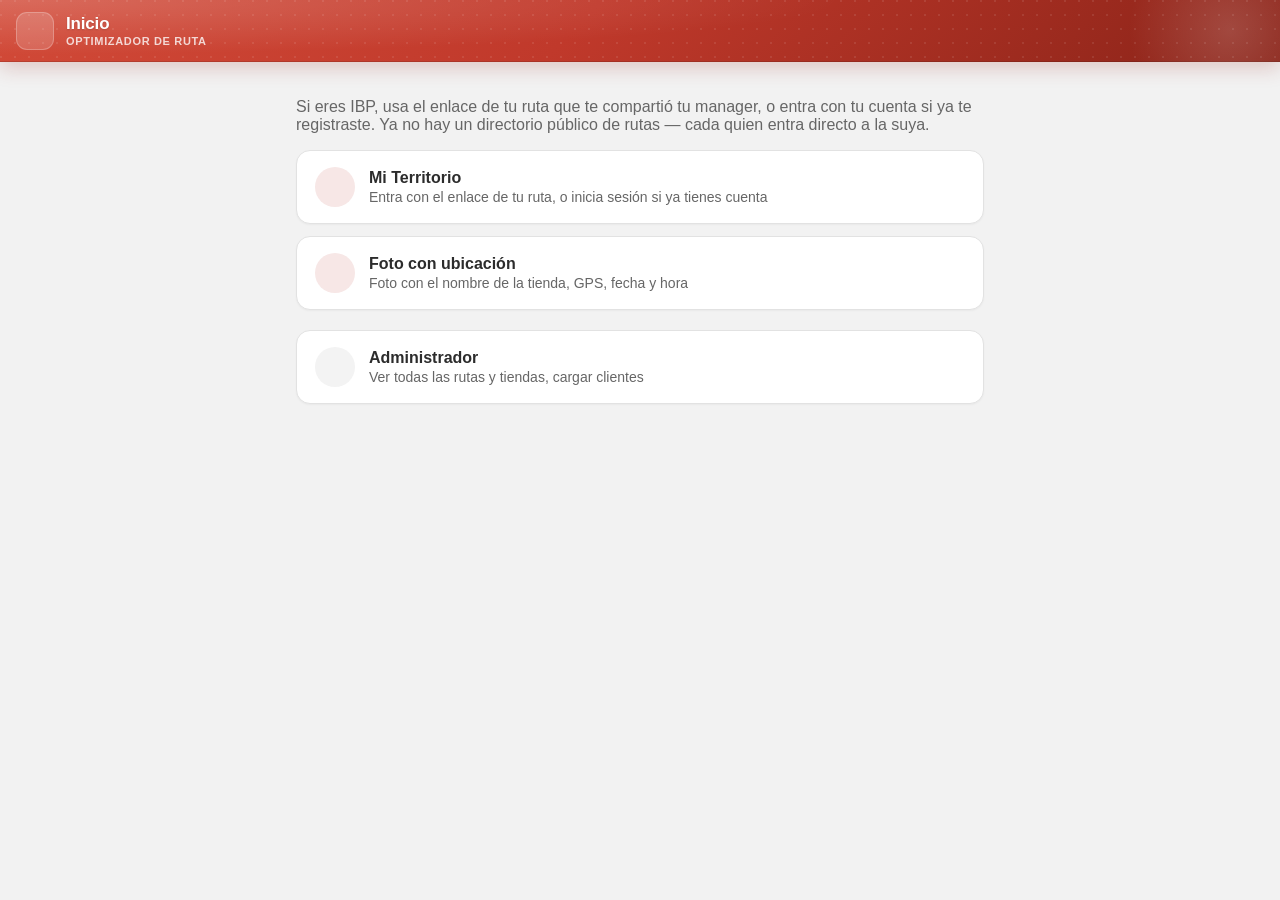
<file: index.html>
<!DOCTYPE html>
<html lang="es">
<head>
  <meta charset="UTF-8" />
  <meta name="viewport" content="width=device-width, initial-scale=1, viewport-fit=cover" />
  <title data-base="Inicio">Inicio</title>
  <script src="js/config.js"></script>
  <script src="js/marca.js"></script>
  <link rel="manifest" href="manifest.json" />
  <meta name="theme-color" content="#c0392b" />
  <link rel="icon" href="icons/icon-192.png" />
  <link rel="apple-touch-icon" href="icons/icon-192.png" />
  <link rel="stylesheet" href="css/styles.css" />
  <script src="js/ui.js"></script>
</head>
<body>
  <header class="topbar">
    <div class="topbar-brand">
      <span class="brand-mark"><span data-icono="route" data-size="20"></span></span>
      <div class="topbar-title"><h1 data-marca="nombre_app">Inicio</h1><span class="topbar-sub">Optimizador de Ruta</span></div>
    </div>
  </header>

  <main>
    <p style="color:var(--gray); margin-top: 20px;">
      Si eres IBP, usa el enlace de tu ruta que te compartió tu manager, o entra con tu cuenta si ya te
      registraste. Ya no hay un directorio público de rutas — cada quien entra directo a la suya.
    </p>

    <a class="role-card" href="mi-territorio.html" style="margin-top:12px;">
      <span class="avatar tono-accent" data-icono="map" data-size="20"></span>
      <div class="nombre">
        <h2>Mi Territorio</h2>
        <p>Entra con el enlace de tu ruta, o inicia sesión si ya tienes cuenta</p>
      </div>
      <span class="chevron" data-icono="chevron"></span>
    </a>

    <a class="role-card" href="foto.html" style="margin-top:12px;">
      <span class="avatar tono-accent" data-icono="pin" data-size="20"></span>
      <div class="nombre">
        <h2>Foto con ubicación</h2>
        <p>Foto con el nombre de la tienda, GPS, fecha y hora</p>
      </div>
      <span class="chevron" data-icono="chevron"></span>
    </a>

    <a class="role-card" href="admin.html" style="margin-top:20px;">
      <span class="avatar tono-gris" data-icono="shield" data-size="20"></span>
      <div class="nombre">
        <h2>Administrador</h2>
        <p>Ver todas las rutas y tiendas, cargar clientes</p>
      </div>
      <span class="chevron" data-icono="chevron"></span>
    </a>
  </main>

  <script>
    if ("serviceWorker" in navigator) {
      window.addEventListener("load", () => {
        navigator.serviceWorker.register("sw.js").catch(() => {});
      });
    }
  </script>
</body>
</html>
</file>
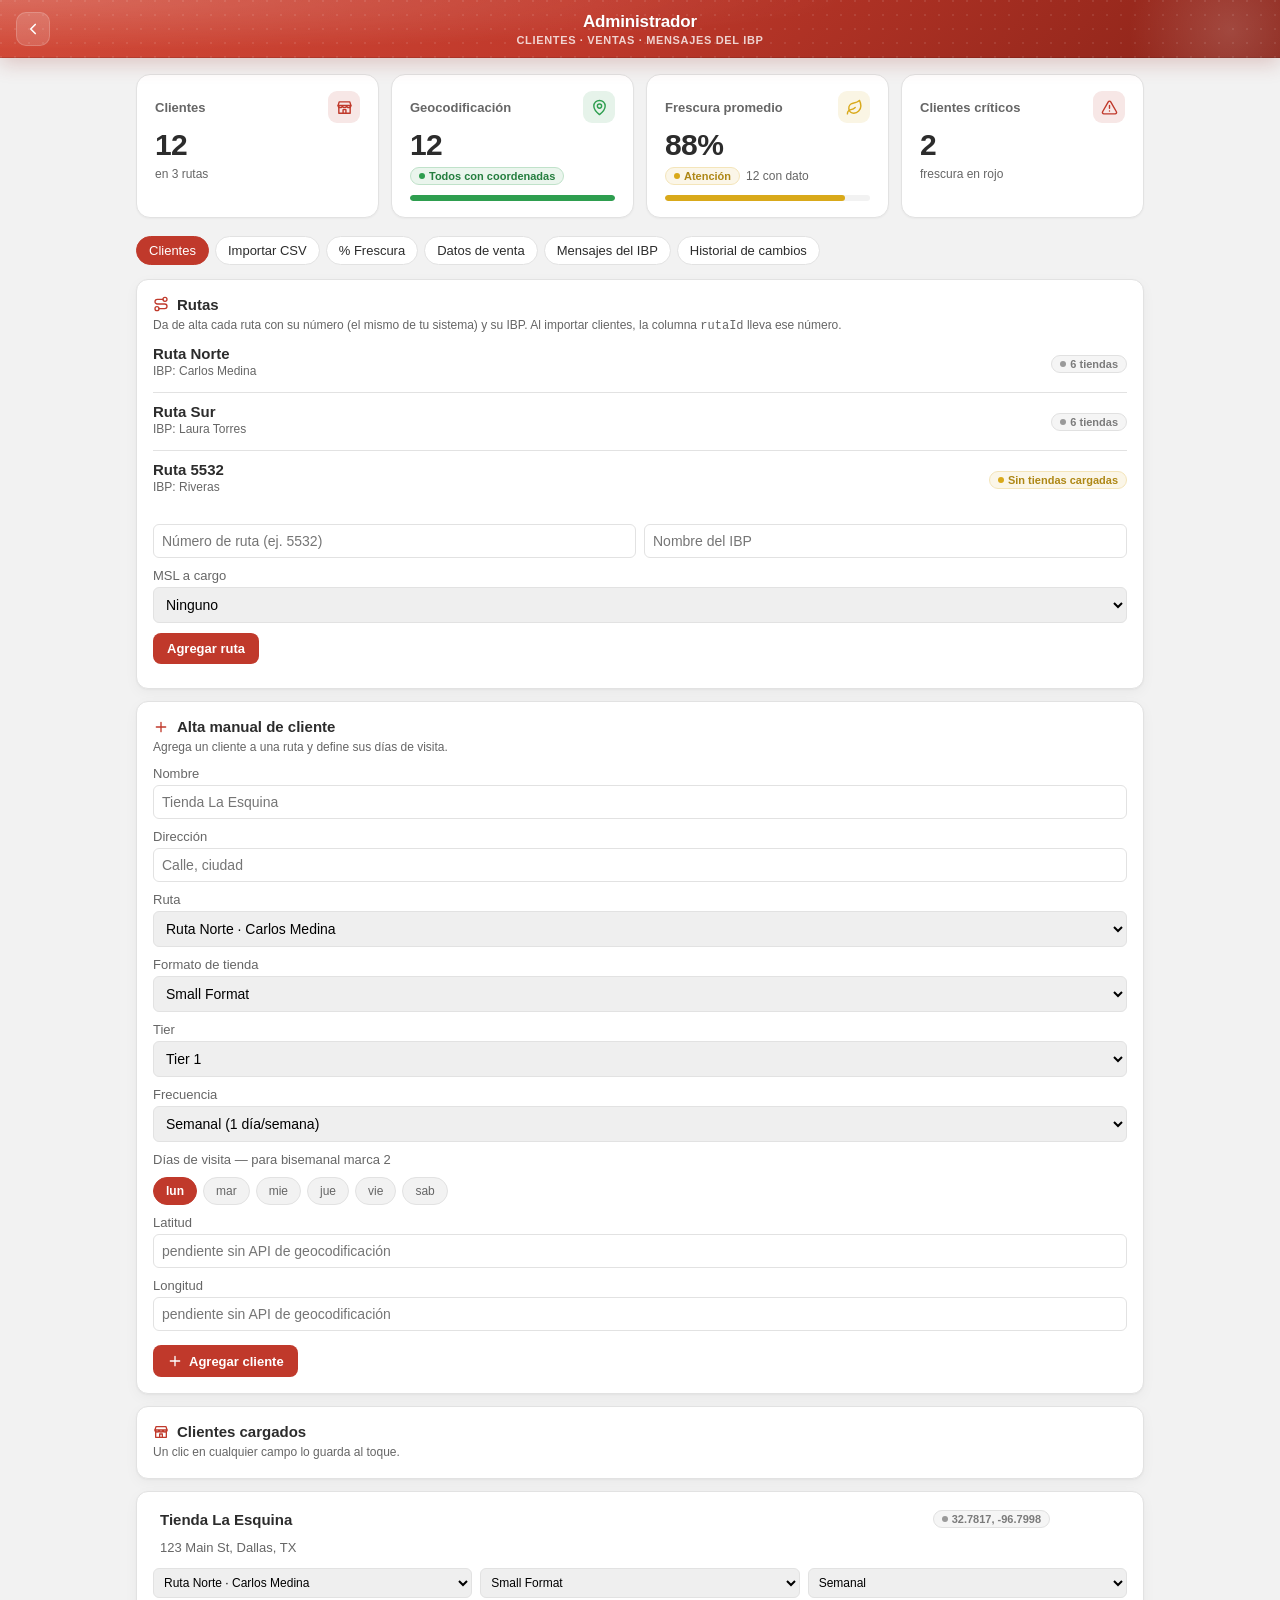
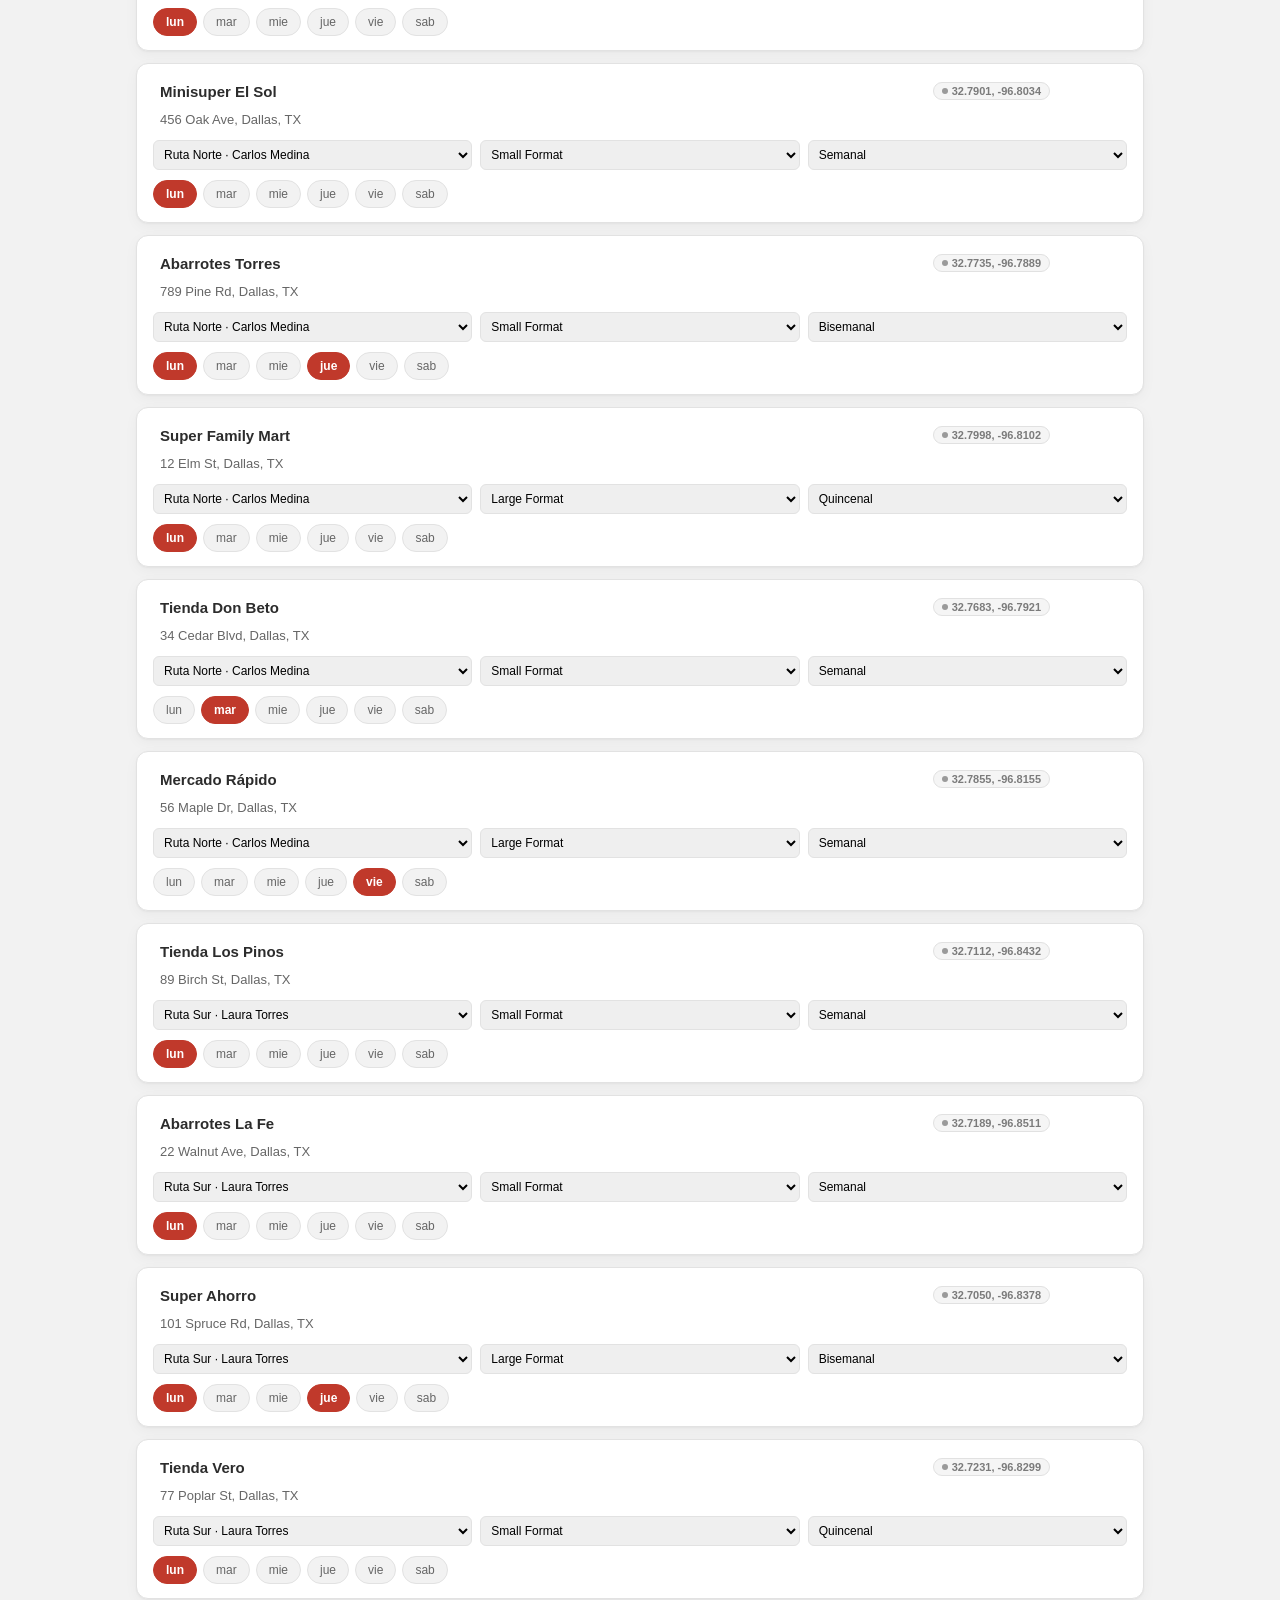
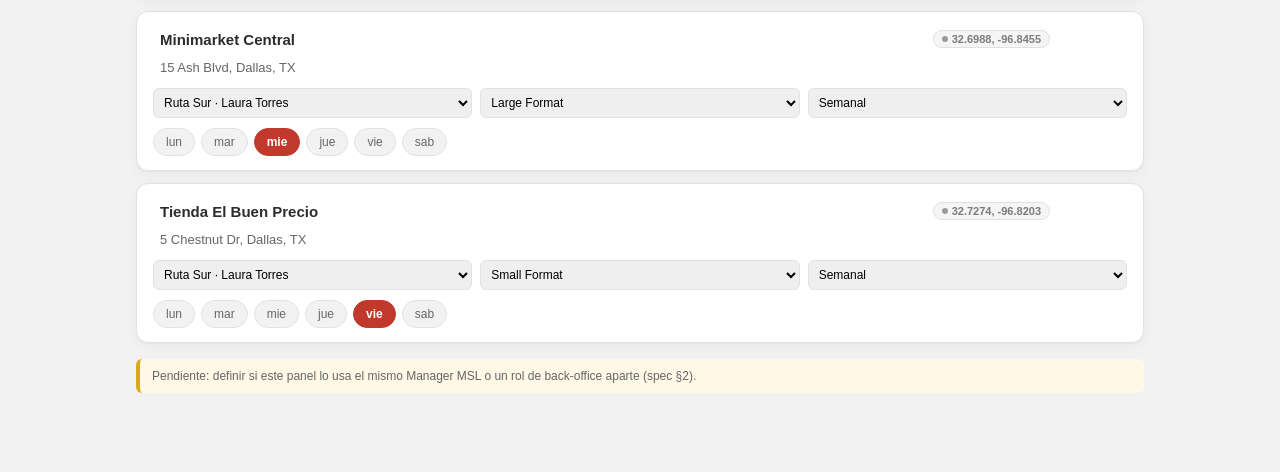
<file: admin.html>
<!DOCTYPE html>
<html lang="es">
<head>
  <meta charset="UTF-8" />
  <meta name="viewport" content="width=device-width, initial-scale=1, viewport-fit=cover" />
  <title>Admin — Bimbo Tools</title>
  <link rel="manifest" href="manifest.json" />
  <meta name="theme-color" content="#c0392b" />
  <link rel="icon" href="icons/icon-192.png" />
  <link rel="stylesheet" href="css/styles.css" />
</head>
<body>
  <header class="topbar">
    <a class="back" href="index.html" aria-label="Volver"><svg viewBox="0 0 24 24" width="18" height="18" fill="none" stroke="currentColor" stroke-width="2.2" stroke-linecap="round" stroke-linejoin="round" aria-hidden="true"><path d="m15 18-6-6 6-6"/></svg></a>
    <div class="topbar-title"><h1>Administrador</h1><span class="topbar-sub">Clientes · Ventas · Mensajes del IBP</span></div>
    <span class="topbar-spacer"></span>
  </header>

  <main class="wide">
    <div class="summary-grid" id="resumenAdmin"></div>

    <div class="pill-select" id="tabs">
      <a class="pill active" data-tab="clientes">Clientes</a>
      <a class="pill" data-tab="importar">Importar CSV</a>
      <a class="pill" data-tab="frescura">% Frescura</a>
      <a class="pill" data-tab="pedido">Datos de venta</a>
      <a class="pill" data-tab="preview">Mensajes del IBP</a>
      <a class="pill" data-tab="historial">Historial de cambios</a>
    </div>

    <div id="tabClientes">
      <div class="card">
        <div class="card-head">
          <div>
            <h2 class="card-title"><span data-icono="route"></span>Rutas</h2>
            <p class="card-desc">Da de alta cada ruta con su número (el mismo de tu sistema) y su IBP.
              Al importar clientes, la columna <code>rutaId</code> lleva ese número.</p>
          </div>
        </div>
        <div id="listaRutas"></div>
        <div class="fila-selects" style="margin-top:12px;">
          <input type="text" id="fRutaNumero" placeholder="Número de ruta (ej. 5532)" />
          <input type="text" id="fRutaIbp" placeholder="Nombre del IBP" />
        </div>
        <label class="field">MSL a cargo <select id="fRutaMsl"></select></label>
        <button class="btn btn-primary" style="margin-top:10px;" id="btnRuta">Agregar ruta</button>
        <div id="resRuta" style="margin-top:8px; font-size:13px;"></div>
      </div>

      <div class="card">
        <div class="card-head">
        <div>
          <h2 class="card-title"><span data-icono="plus"></span>Alta manual de cliente</h2>
          <p class="card-desc">Agrega un cliente a una ruta y define sus días de visita.</p>
        </div>
      </div>
        <label class="field">Nombre
          <input type="text" id="fNombre" placeholder="Tienda La Esquina" />
        </label>
        <label class="field">Dirección
          <input type="text" id="fDireccion" placeholder="Calle, ciudad" />
        </label>
        <label class="field">Ruta
          <select id="fRuta"></select>
        </label>
        <label class="field">Formato de tienda
          <select id="fFormato">
            <option value="SF">Small Format</option>
            <option value="LF">Large Format</option>
          </select>
        </label>
        <label class="field">Tier
          <select id="fTier">
            <option value="1">Tier 1</option>
            <option value="2">Tier 2</option>
            <option value="3">Tier 3</option>
          </select>
        </label>
        <label class="field">Frecuencia
          <select id="fFrecuencia">
            <option value="semanal">Semanal (1 día/semana)</option>
            <option value="bisemanal">Bisemanal (2 días/semana)</option>
            <option value="quincenal">Quincenal (1 día, cada 2 semanas — pendiente de programar el salto de semana)</option>
          </select>
        </label>
        <label class="field">Días de visita — para bisemanal marca 2
          <div class="dias-pills" id="fDiasPills"></div>
        </label>
        <label class="field">Latitud <input type="text" id="fLat" placeholder="pendiente sin API de geocodificación" /></label>
        <label class="field">Longitud <input type="text" id="fLng" placeholder="pendiente sin API de geocodificación" /></label>
        <button class="btn btn-primary" style="margin-top:14px;" id="btnAlta">Agregar cliente</button>
      </div>

      <div class="card">
<div class="card-head">
        <div>
          <h2 class="card-title"><span data-icono="store"></span>Clientes cargados</h2>
          <p class="card-desc">Un clic en cualquier campo lo guarda al toque.</p>
        </div>
      </div>
      </div>

      <div id="listaClientes"></div>
    </div>

    <div id="tabImportar" style="display:none;">
      <div class="card">
        <div class="card-head">
        <div>
          <h2 class="card-title"><span data-icono="plus"></span>Importar clientes (CSV)</h2>
        <p class="card-desc">
          Columnas esperadas: <code>id,nombre,direccion,rutaId,frecuencia,dias,lat,lng,formato,tier</code>
          (<code>id</code> es el número de tienda que usa el archivo de ventas;
          <code>formato</code> es SF o LF; <code>tier</code> es 1, 2 o 3). El formato y el tier también se pueden cargar aparte en "Datos de venta".
          Para bisemanal, la columna <code>dias</code> acepta dos días separados por
          "|" (ej. <code>lunes|jueves</code>). Si faltan lat/lng, el cliente queda
          marcado como "geocodificación pendiente" (hoy no hay API key de Google
          Geocoding conectada).
        </p>
        </div>
        </div>
        <input type="file" id="fileCsv" accept=".csv" />
        <div id="resultadoImport" style="margin-top:10px; font-size:13px;"></div>
      </div>
    </div>

    <div id="tabFrescura" style="display:none;">
      <div class="card">
<div class="card-head">
        <div>
          <h2 class="card-title"><span data-icono="leaf"></span>Cargar % de frescura por cliente</h2>
          <p class="card-desc">Se carga el % ya calculado (no ventas/devoluciones en crudo). El promedio por ruta/IBP se calcula simple sobre estos valores.</p>
        </div>
      </div>
        <div id="listaFrescura"></div>
      </div>
    </div>

    <div id="tabPedido" style="display:none;">
      <div class="card">
        <div class="card-head">
          <div>
            <h2 class="card-title"><span data-icono="cart"></span>Cargar datos (4 archivos separados)</h2>
            <p class="card-desc">
              Cada archivo llega por su lado y la app los cruza por <strong>número de tienda</strong>
              (el mismo <code>id</code> de la pestaña Clientes) y por <strong>SKU</strong>.
              Acepta Excel (.xlsx) o CSV, con la primera fila como encabezados.
            </p>
          </div>
        </div>

        <div class="import-bloque">
          <strong>1. Ventas semanales</strong>
          <p class="card-desc">Columnas: <code>tienda, sku, semana, unidades</code> (semana 1–53). Reemplaza las ventas anteriores.</p>
          <label class="field">Año de estas ventas <input type="number" id="fAnioBase" style="width:110px;" /></label>
          <input type="file" data-import="ventas" accept=".csv,.xlsx,.xls" />
          <div class="resultado" id="res-ventas"></div>
        </div>

        <div class="import-bloque">
          <strong>2. Formato de tienda (SF / LF)</strong>
          <p class="card-desc">Columnas: <code>tienda, formato</code> — acepta SF, LF, Small Format, Large Format.</p>
          <input type="file" data-import="formatos" accept=".csv,.xlsx,.xls" />
          <div class="resultado" id="res-formatos"></div>
        </div>

        <div class="import-bloque">
          <strong>3. Tier de tienda (1 / 2 / 3)</strong>
          <p class="card-desc">Columnas: <code>tienda, tier</code> — acepta 1, 2, 3 o "Tier 1"…</p>
          <input type="file" data-import="tiers" accept=".csv,.xlsx,.xls" />
          <div class="resultado" id="res-tiers"></div>
        </div>

        <div class="import-bloque">
          <strong>Última visita por tienda (opcional)</strong>
          <p class="card-desc">Columnas: <code>tienda, ultimaVisita</code> — fecha como 2026-10-24 o 10/24/2026. Sirve para arrancar con el historial real; después la app usa las visitas que marca el IBP.</p>
          <input type="file" data-import="visitas" accept=".csv,.xlsx,.xls" />
          <div class="resultado" id="res-visitas"></div>
        </div>

        <div class="import-bloque">
          <strong>4. Productos activos (A / B / C / Innovación)</strong>
          <p class="card-desc">Columnas: <code>sku, nombre, clase, crecimiento</code> — clase A, B, C o Innovación; crecimiento como 9.9 o 0.099. Reemplaza la lista actual.</p>
          <input type="file" data-import="productos" accept=".csv,.xlsx,.xls" />
          <div class="resultado" id="res-productos"></div>
        </div>
      </div>

      <div class="card">
        <div class="card-head">
          <div>
            <h2 class="card-title"><span data-icono="box"></span>Productos y % de crecimiento</h2>
            <p class="card-desc">Ajusta el % de cualquier producto; se guarda al salir del campo.</p>
          </div>
        </div>
        <label class="field">% por defecto (si el producto no trae uno)
          <span style="display:flex; gap:8px; align-items:center;">
            <input type="text" id="fCrecDefault" style="width:80px;" /> %
            <button class="btn btn-primary btn-small" id="btnCrecDefault">Guardar</button>
          </span>
        </label>
        <div class="tabla-scroll" style="margin-top:12px;"><div id="listaProductos"></div></div>
      </div>

      <div class="card">
        <div class="card-head">
          <div>
            <h2 class="card-title"><span data-icono="store"></span>Qué clases aplican a cada formato</h2>
            <p class="card-desc">Un producto aparece en el pedido de una tienda solo si su clase está marcada para el formato de esa tienda.</p>
          </div>
        </div>
        <div id="reglasFormato"></div>
      </div>

      <div class="card">
        <div class="card-head">
          <div>
            <h2 class="card-title"><span data-icono="spark"></span>Innovación: cuánto colocar</h2>
            <p class="card-desc">
              Cuando una tienda no tiene un producto de innovación, se sugiere lo que venden
              las tiendas del mismo formato y tier que ya lo tienen. Si ninguna lo vende
              todavía (lanzamiento), se usa esta tabla.
            </p>
          </div>
        </div>
        <div class="tabla-scroll"><div id="matrizInnovacion"></div></div>
      </div>
    </div>

    <div id="tabPreview" style="display:none;">
      <div class="preview-banner">
        <strong>Vista previa.</strong> Así ve cada IBP sus metas, faltantes y sugerencias.
        Mirarlas aquí no las marca como leídas ni las quita: al IBP le siguen
        apareciendo en su momento.
      </div>
      <div class="card">
        <div class="filtros-preview">
          <label>IBP <select id="pvIbp"></select></label>
          <label>Semana <select id="pvSemana"></select></label>
          <label>Mostrar <select id="pvTipo">
            <option value="">Todo</option>
            <option value="meta">Metas</option>
            <option value="innovacion">Innovación</option>
            <option value="no_se_deja">Colocar (faltantes)</option>
            <option value="dejo_de_dejarse">Recuperar</option>
            <option value="bajando">Bajando</option>
          </select></label>
        </div>
        <div class="summary-grid" id="pvResumen" style="margin-top:12px;"></div>
      </div>
      <div class="card">
        <div class="card-head">
          <div>
            <h2 class="card-title"><span data-icono="alert"></span>Tiendas sin visita</h2>
            <p class="card-desc">Le aparece al IBP al abrir la app. Avisar cuando una tienda lleve más de
              <input type="number" id="fDiasSinVisita" min="1" style="width:60px;" /> días sin visita.</p>
          </div>
        </div>
        <div id="pvSinVisita"></div>
      </div>
      <div class="card">
        <div class="card-head"><h2 class="card-title"><span data-icono="bell"></span>Notificaciones del IBP</h2></div>
        <div id="pvNotifs"></div>
      </div>
      <div id="pvTiendas"></div>
    </div>

    <div id="tabHistorial" style="display:none;">
      <div class="card">
        <div class="card-head">
        <div>
          <h2 class="card-title"><span data-icono="clock"></span>Historial de movimientos entre días</h2>
        </div>
      </div>
        <div id="listaHistorial"></div>
      </div>
    </div>

    <div class="pending-note">
      Pendiente: definir si este panel lo usa el mismo Manager MSL o un rol de
      back-office aparte (spec §2).
    </div>
  </main>

  <script src="js/data.js"></script>
  <script src="js/ui.js"></script>
  <script>
    const { icono, statCard, etiquetaSemaforo } = BimboUI;
    document.querySelectorAll("[data-icono]").forEach((el) => (el.outerHTML = icono(el.dataset.icono, 16)));
    document.getElementById("btnAlta").innerHTML = icono("plus", 16) + "Agregar cliente";

    let nuevoClienteDias = []; // días marcados en el formulario de alta (antes de tener id)

    function renderDiasPillsFormulario() {
      const cont = document.getElementById("fDiasPills");
      cont.innerHTML = BimboData.getDiasSemana()
        .map((d) => {
          const activo = nuevoClienteDias.includes(d);
          return `
            <label class="dia-pill ${activo ? "activo" : ""}" onclick="event.preventDefault(); toggleDiaFormulario('${d}')">
              ${d.slice(0, 3)}
            </label>
          `;
        })
        .join("");
    }

    function toggleDiaFormulario(dia) {
      nuevoClienteDias = nuevoClienteDias.includes(dia)
        ? nuevoClienteDias.filter((d) => d !== dia)
        : [...nuevoClienteDias, dia];
      renderDiasPillsFormulario();
    }

    async function render() {
      await BimboData.init();

      const selectRuta = document.getElementById("fRuta");
      selectRuta.innerHTML = BimboData.getRutas().map((r) => `<option value="${r.id}">${nombreRuta(r)}</option>`).join("");
      if (!nuevoClienteDias.length) nuevoClienteDias = ["lunes"];
      renderDiasPillsFormulario();

      renderRutas();
      renderResumen();
      renderListaClientes();
      renderFrescura();
      renderPedido();
      renderPreview();
      renderHistorial();
    }

    // CSV simple: primera fila = encabezados. Acepta coma o punto y coma.
    function parseCsv(texto) {
      const lineas = texto.replace(/^\uFEFF/, "").split(/\r?\n/).filter((l) => l.trim());
      if (!lineas.length) return [];
      const sep = lineas[0].includes(";") && !lineas[0].includes(",") ? ";" : ",";
      const header = lineas[0].split(sep).map((h) => h.trim());
      return lineas.slice(1).map((l) => {
        const valores = l.split(sep);
        const fila = {};
        header.forEach((h, i) => (fila[h] = (valores[i] || "").trim()));
        return fila;
      });
    }

    // Excel se lee con SheetJS (copia local), cargado solo cuando se sube un .xlsx.
    function cargarSheetJS() {
      if (window.XLSX) return Promise.resolve();
      return new Promise((ok, falla) => {
        const sc = document.createElement("script");
        sc.src = "js/vendor/xlsx.mini.min.js"; // SheetJS 0.18.5 (Apache-2.0), incluido en el repo
        sc.onload = ok;
        sc.onerror = () => falla(new Error("No se pudo cargar el lector de Excel. Guarda el archivo como CSV."));
        document.head.appendChild(sc);
      });
    }

    async function leerArchivo(input) {
      const file = input.files[0];
      if (!file) return null;
      if (/\.xlsx?$/i.test(file.name)) {
        await cargarSheetJS();
        const libro = XLSX.read(await file.arrayBuffer(), { type: "array" });
        const hoja = libro.Sheets[libro.SheetNames[0]];
        return XLSX.utils.sheet_to_json(hoja, { defval: "", raw: false });
      }
      return parseCsv(await file.text());
    }

    const FORMATOS = [["SF", "Small Format"], ["LF", "Large Format"]];
    const CLASES_PRODUCTO = BimboData.CLASES;

    function renderPedido() {
      const cfg = BimboData.getConfigPedido();
      document.getElementById("fAnioBase").value = cfg.anioBase;
      document.getElementById("fCrecDefault").value = +(cfg.crecimientoDefault * 100).toFixed(2);

      const productos = BimboData.getProductos();
      document.getElementById("listaProductos").innerHTML = productos.length
        ? `<table class="pedido-tabla">
            <thead><tr><th>SKU</th><th>Producto</th><th>Clase</th><th class="num">Crecimiento</th></tr></thead>
            <tbody>${productos
              .map(
                (p) => `<tr>
                  <td>${p.sku}</td>
                  <td>${p.nombre}</td>
                  <td><span class="clase-tag clase-${p.clase}">${p.clase === "I" ? "INN" : p.clase}</span></td>
                  <td class="num"><input type="text" style="width:64px; text-align:right;" value="${+(p.crecimiento * 100).toFixed(2)}"
                    onchange="guardarCrecimiento('${p.sku}', this.value)" /> %</td>
                </tr>`
              )
              .join("")}</tbody>
          </table>`
        : `<div class="empty-state">Sin productos cargados.</div>`;

      document.getElementById("reglasFormato").innerHTML = FORMATOS.map(
        ([f, nombre]) => `
          <div style="display:flex; align-items:center; justify-content:space-between; gap:10px; padding:8px 0;">
            <strong>${nombre}</strong>
            <div class="dias-pills" style="margin:0;">
              ${Object.keys(CLASES_PRODUCTO)
                .map((cl) => {
                  const activo = (cfg.reglasFormato[f] || []).includes(cl);
                  return `<label class="dia-pill ${activo ? "activo" : ""}" onclick="event.preventDefault(); toggleRegla('${f}','${cl}')">${cl === "I" ? "Innov." : cl}</label>`;
                })
                .join("")}
            </div>
          </div>`
      ).join("");

      document.getElementById("matrizInnovacion").innerHTML = `<table class="matriz-innovacion">
        <thead><tr><th>Formato</th><th>Tier 1</th><th>Tier 2</th><th>Tier 3</th></tr></thead>
        <tbody>${FORMATOS.map(
          ([f, nombre]) => `<tr><td>${nombre}</td>${[1, 2, 3]
            .map((t) => `<td><input type="number" min="0" value="${(cfg.innovacion[f] || {})[t] ?? ""}" onchange="guardarInnovacion('${f}', ${t}, this.value)" /></td>`)
            .join("")}</tr>`
        ).join("")}</tbody>
      </table>`;
    }

    function guardarCrecimiento(sku, valor) {
      const n = Number(String(valor).replace("%", ""));
      if (isNaN(n)) return;
      BimboData.setCrecimientoProducto(sku, n / 100);
      renderPedido();
    }

    function toggleRegla(formato, clase) {
      const reglas = { ...BimboData.getConfigPedido().reglasFormato };
      const actual = reglas[formato] || [];
      reglas[formato] = actual.includes(clase) ? actual.filter((c) => c !== clase) : [...actual, clase];
      BimboData.actualizarConfigPedido({ reglasFormato: reglas });
      renderPedido();
    }

    function guardarInnovacion(formato, tier, valor) {
      const actual = JSON.parse(JSON.stringify(BimboData.getConfigPedido().innovacion));
      actual[formato] = actual[formato] || {};
      actual[formato][tier] = Math.max(0, Number(valor) || 0);
      BimboData.actualizarConfigPedido({ innovacion: actual });
    }

    // --- Vista previa de mensajes del IBP (solo lectura) ---------------------

    function renderPreview() {
      const selIbp = document.getElementById("pvIbp");
      const selSem = document.getElementById("pvSemana");
      const ibps = BimboData.getUsuarios().filter((u) => u.rol === "IBP");
      if (!selIbp.options.length) {
        selIbp.innerHTML = ibps.map((u) => `<option value="${u.id}">${u.nombre}</option>`).join("");
        const sug = BimboData.getSemanaObjetivoSugerida();
        selSem.innerHTML = Array.from({ length: 52 }, (_, i) => i + 1)
          .map((w) => `<option value="${w}" ${w === sug ? "selected" : ""}>Semana ${w}${w === sug ? " (la que se pide ahora)" : ""}</option>`)
          .join("");
      }
      const ibpId = selIbp.value;
      const semana = Number(selSem.value);
      const filtro = document.getElementById("pvTipo").value;
      const porTienda = BimboData.getMensajesIbp(ibpId, semana);

      const cuenta = {};
      porTienda.forEach((t) => t.mensajes.forEach((m) => (cuenta[m.tipo] = (cuenta[m.tipo] || 0) + 1)));
      const T = BimboUI.TIPO_MENSAJE;
      document.getElementById("pvResumen").innerHTML = ["meta", "innovacion", "no_se_deja", "dejo_de_dejarse", "bajando"]
        .map((tipo) => statCard({ titulo: T[tipo].etiqueta, icono: tipo === "meta" ? "cart" : "spark", tono: cuenta[tipo] ? T[tipo].tono : "gris", valor: cuenta[tipo] || 0, sub: tipo === "meta" ? "tiendas con meta" : "sugerencias" }))
        .join("");

      document.getElementById("fDiasSinVisita").value = BimboData.getConfigPedido().diasSinVisita;
      const sinVisita = BimboData.getClientesSinVisita(ibpId);
      document.getElementById("pvSinVisita").innerHTML = sinVisita.length
        ? BimboUI.htmlSinVisita(sinVisita)
        : `<p class="card-desc">Todas las tiendas de este IBP tienen visita reciente.</p>`;

      const notifs = BimboData.getNotificaciones(ibpId); // solo se leen: NO se llama a marcarNotificacionesLeidas
      document.getElementById("pvNotifs").innerHTML = notifs.length
        ? notifs
            .map((n) => `<div class="timeline-item"><span class="dot">${icono("bell", 14)}</span><div>${n.mensaje}
              <span class="chip tono-${n.leida ? "gris" : "amarillo"}">${n.leida ? "El IBP ya la vio" : "El IBP aún no la ve"}</span>
              <span class="cuando">${new Date(n.cuando).toLocaleString()}</span></div></div>`)
            .join("")
        : `<p class="card-desc">Este IBP no tiene notificaciones.</p>`;

      const FN = { SF: "Small Format", LF: "Large Format" };
      const tiendas = porTienda
        .map((t) => ({ ...t, mensajes: filtro ? t.mensajes.filter((m) => m.tipo === filtro) : t.mensajes }))
        .filter((t) => t.mensajes.length);
      document.getElementById("pvTiendas").innerHTML = tiendas.length
        ? tiendas
            .map(
              (t) => `<div class="card preview-tienda">
                <div class="card-head"><div>
                  <h2 class="card-title"><span>${icono("store", 16)}</span>${t.cliente.nombre}</h2>
                  <p class="card-desc">Tienda ${t.cliente.id} · ${FN[t.cliente.formato] || "Sin formato"} · ${t.cliente.tier ? "Tier " + t.cliente.tier : "Sin tier"}</p>
                </div></div>
                ${BimboUI.htmlMensajes(t.mensajes)}
              </div>`
            )
            .join("")
        : `<div class="card"><div class="empty-state">No hay mensajes de este tipo para esta semana.</div></div>`;
    }

    document.getElementById("fDiasSinVisita").addEventListener("change", (e) => {
      const n = parseInt(e.target.value, 10);
      if (n > 0) BimboData.actualizarConfigPedido({ diasSinVisita: n });
      renderPreview();
    });

    ["pvIbp", "pvSemana", "pvTipo"].forEach((id) => document.getElementById(id).addEventListener("change", renderPreview));

    function nombreRuta(r) {
      const ibp = BimboData.getUsuario(r.ibpId);
      return ibp ? `${r.nombre} · ${ibp.nombre}` : r.nombre;
    }

    function renderRutas() {
      const rutas = BimboData.getRutas();
      document.getElementById("listaRutas").innerHTML = rutas
        .map((r) => {
          const ibp = BimboData.getUsuario(r.ibpId);
          const n = BimboData.getClientesDeRuta(r.id).length;
          return `<div class="sin-visita-item">
            <div class="sin-visita-info"><strong>${r.nombre}</strong><span class="dir">IBP: ${ibp ? ibp.nombre : "sin asignar"}</span></div>
            <span class="chip tono-${n ? "gris" : "amarillo"}">${n ? n + (n === 1 ? " tienda" : " tiendas") : "Sin tiendas cargadas"}</span>
          </div>`;
        })
        .join("");
      const sel = document.getElementById("fRutaMsl");
      if (!sel.options.length) {
        sel.innerHTML = `<option value="">Ninguno</option>` + BimboData.getUsuarios().filter((u) => u.rol === "MSL").map((u) => `<option value="${u.id}">${u.nombre}</option>`).join("");
      }
    }

    document.getElementById("btnRuta").addEventListener("click", () => {
      const out = document.getElementById("resRuta");
      try {
        const r = BimboData.agregarRuta({
          numero: document.getElementById("fRutaNumero").value,
          ibpNombre: document.getElementById("fRutaIbp").value,
          mslId: document.getElementById("fRutaMsl").value,
        });
        out.innerHTML = `<span class="chip tono-verde">${r.nombre} creada</span>`;
        document.getElementById("fRutaNumero").value = "";
        document.getElementById("fRutaIbp").value = "";
        render();
      } catch (e) {
        out.innerHTML = `<span class="chip tono-rojo">${e.message}</span>`;
      }
    });

    function renderResumen() {
      const clientes = BimboData.getClientes();
      const rutas = BimboData.getRutas();
      const sinGeo = clientes.filter((c) => c.geocodificacionPendiente).length;
      const conFrescura = clientes.filter((c) => c.frescura != null);
      const prom = conFrescura.length ? conFrescura.reduce((a, c) => a + c.frescura, 0) / conFrescura.length : null;
      const sem = BimboData.semaforoFrescura(prom);
      const criticos = clientes.filter((c) => BimboData.semaforoFrescura(c.frescura) === "rojo").length;
      document.getElementById("resumenAdmin").innerHTML = [
        statCard({ titulo: "Clientes", icono: "store", valor: clientes.length, sub: `en ${rutas.length} rutas` }),
        statCard({
          titulo: "Geocodificación",
          icono: "pin",
          tono: sinGeo ? "amarillo" : "verde",
          valor: clientes.length - sinGeo,
          sub: sinGeo ? `<span class="chip tono-amarillo">${sinGeo} pendientes</span>` : `<span class="chip tono-verde">Todos con coordenadas</span>`,
          meter: clientes.length ? Math.round(((clientes.length - sinGeo) / clientes.length) * 100) : 0,
        }),
        statCard({
          titulo: "Frescura promedio",
          icono: "leaf",
          tono: sem,
          valor: prom != null ? Math.round(prom * 100) + "%" : "—",
          sub: `<span class="chip tono-${sem}">${etiquetaSemaforo(sem)}</span> ${conFrescura.length} con dato`,
          meter: prom != null ? Math.round(prom * 100) : null,
        }),
        statCard({
          titulo: "Clientes críticos",
          icono: "alert",
          tono: criticos ? "rojo" : "verde",
          valor: criticos,
          sub: "frescura en rojo",
        }),
      ].join("");
    }

    function renderListaClientes() {
      const clientes = BimboData.getClientes();
      const rutas = BimboData.getRutas();
      const dias = BimboData.getDiasSemana();
      const cont = document.getElementById("listaClientes");

      cont.innerHTML = clientes.length
        ? clientes
            .map((c) => {
              const coords = c.geocodificacionPendiente
                ? `<span class="chip tono-amarillo">Pendiente geocodificar</span>`
                : `<span class="chip tono-gris">${c.lat.toFixed(4)}, ${c.lng.toFixed(4)}</span>`;
              return `
                <div class="card cliente-card" data-id="${c.id}">
                  <div class="fila-top">
                    <input class="input-inline" value="${c.nombre}" onchange="guardarCampo('${c.id}','nombre',this.value)" />
                    ${coords}
                    <span class="guardado-flash" id="flash-${c.id}">Guardado ✓</span>
                  </div>
                  <input class="input-inline direccion" value="${c.direccion || ""}" placeholder="Dirección"
                    onchange="guardarCampo('${c.id}','direccion',this.value)" />

                  <div class="fila-selects">
                    <select onchange="guardarCampo('${c.id}','rutaId',this.value)">
                      ${rutas.map((r) => `<option value="${r.id}" ${r.id === c.rutaId ? "selected" : ""}>${nombreRuta(r)}</option>`).join("")}
                    </select>
                    <select onchange="guardarCampo('${c.id}','formato',this.value)">
                      <option value="SF" ${c.formato !== "LF" ? "selected" : ""}>Small Format</option>
                      <option value="LF" ${c.formato === "LF" ? "selected" : ""}>Large Format</option>
                    </select>
                    <select onchange="guardarCampo('${c.id}','frecuencia',this.value)">
                      <option value="semanal" ${c.frecuencia === "semanal" ? "selected" : ""}>Semanal</option>
                      <option value="bisemanal" ${c.frecuencia === "bisemanal" ? "selected" : ""}>Bisemanal</option>
                      <option value="quincenal" ${c.frecuencia === "quincenal" ? "selected" : ""}>Quincenal</option>
                    </select>
                  </div>

                  <div class="dias-pills">
                    ${dias
                      .map((d) => {
                        const activo = (c.diasSemana || []).includes(d);
                        return `
                          <label class="dia-pill ${activo ? "activo" : ""}" onclick="event.preventDefault(); toggleDiaCliente('${c.id}','${d}')">
                            ${d.slice(0, 3)}
                          </label>
                        `;
                      })
                      .join("")}
                  </div>
                </div>
              `;
            })
            .join("")
        : `<div class="empty-state">Sin clientes cargados todavía.</div>`;
    }

    function mostrarFlash(clienteId) {
      const flash = document.getElementById(`flash-${clienteId}`);
      if (!flash) return;
      flash.classList.add("mostrar");
      setTimeout(() => flash.classList.remove("mostrar"), 1200);
    }

    function guardarCampo(clienteId, campo, valor) {
      BimboData.actualizarCliente(clienteId, { [campo]: valor });
      mostrarFlash(clienteId);
      if (campo === "rutaId") renderListaClientes(); // puede cambiar a qué IBP pertenece
    }

    function toggleDiaCliente(clienteId, dia) {
      const cliente = BimboData.getCliente(clienteId);
      const actuales = cliente.diasSemana || [];
      const nuevos = actuales.includes(dia) ? actuales.filter((d) => d !== dia) : [...actuales, dia];
      BimboData.actualizarCliente(clienteId, { diasSemana: nuevos });
      mostrarFlash(clienteId);
      renderListaClientes();
    }

    function renderFrescura() {
      const clientes = BimboData.getClientes();
      const cont = document.getElementById("listaFrescura");
      cont.innerHTML = clientes
        .map((c) => {
          const pct = c.frescura != null ? Math.round(c.frescura * 100) : "";
          const sem = BimboData.semaforoFrescura(c.frescura);
          return `
            <div class="stop">
              <div class="stop-body">
                <div style="display:flex; justify-content:space-between; align-items:center; gap:8px;">
                  <strong>${c.nombre}</strong>
                  <span class="chip tono-${sem}">${pct !== "" ? pct + "%" : "Sin dato"}</span>
                </div>
                <div style="display:flex; gap:8px; align-items:center; margin-top:6px;">
                  <input type="text" style="width:80px;" value="${pct}" id="fresc-${c.id}" />
                  <span>%</span>
                  <button class="btn btn-primary btn-small" onclick="guardarFrescura('${c.id}')">Guardar</button>
                </div>
              </div>
            </div>
          `;
        })
        .join("");
    }

    function guardarFrescura(clienteId) {
      const val = document.getElementById(`fresc-${clienteId}`).value;
      const num = Math.max(0, Math.min(100, Number(val))) / 100;
      BimboData.cargarFrescuraAdmin(clienteId, num);
      render();
    }

    function renderHistorial() {
      const historial = BimboData.getHistorial();
      const cont = document.getElementById("listaHistorial");
      cont.innerHTML = historial.length
        ? historial
            .map(
              (h) => `
          <div class="timeline-item">
            <span class="dot">${icono("calendar", 14)}</span>
            <div>
              <strong>${h.clienteNombre}</strong>: ${h.de} → ${h.a} <span class="chip tono-gris">${h.quien}</span>
              <span class="cuando">${new Date(h.cuando).toLocaleString()}</span>
            </div>
          </div>`
            )
            .join("")
        : `<div class="empty-state">Sin movimientos todavía.</div>`;
    }

    document.getElementById("btnAlta").addEventListener("click", () => {
      const nombre = document.getElementById("fNombre").value.trim();
      if (!nombre) return alert("Falta el nombre del cliente.");
      if (!nuevoClienteDias.length) return alert("Marca al menos un día de visita.");
      BimboData.agregarClienteAdmin({
        nombre,
        direccion: document.getElementById("fDireccion").value.trim(),
        rutaId: document.getElementById("fRuta").value,
        frecuencia: document.getElementById("fFrecuencia").value,
        formato: document.getElementById("fFormato").value,
        tier: document.getElementById("fTier").value,
        diasSemana: nuevoClienteDias,
        lat: document.getElementById("fLat").value,
        lng: document.getElementById("fLng").value,
      });
      document.getElementById("fNombre").value = "";
      document.getElementById("fDireccion").value = "";
      document.getElementById("fLat").value = "";
      document.getElementById("fLng").value = "";
      nuevoClienteDias = ["lunes"];
      render();
    });

    document.getElementById("fileCsv").addEventListener("change", (e) => {
      const file = e.target.files[0];
      if (!file) return;
      const reader = new FileReader();
      reader.onload = () => {
        const lineas = reader.result.split(/\r?\n/).filter(Boolean);
        const header = lineas[0].split(",").map((h) => h.trim());
        let agregados = 0;
        for (let i = 1; i < lineas.length; i++) {
          const valores = lineas[i].split(",");
          const fila = {};
          header.forEach((h, idx) => (fila[h] = (valores[idx] || "").trim()));
          if (!fila.nombre) continue;
          // admite "dias" con varios días separados por | o ; (para bisemanal),
          // o "dia" con uno solo, por compatibilidad con el formato anterior.
          const diasCsv = fila.dias || fila.dia || "";
          const diasSemana = diasCsv
            .split(/[|;]/)
            .map((d) => d.trim())
            .filter(Boolean);
          BimboData.agregarClienteAdmin({
            id: fila.id || undefined,
            formato: fila.formato,
            tier: fila.tier,
            nombre: fila.nombre,
            direccion: fila.direccion,
            rutaId: fila.rutaId,
            frecuencia: fila.frecuencia,
            diasSemana: diasSemana.length ? diasSemana : undefined,
            lat: fila.lat,
            lng: fila.lng,
          });
          agregados++;
        }
        document.getElementById("resultadoImport").textContent = `${agregados} clientes importados.`;
        render();
      };
      reader.readAsText(file);
    });

    document.getElementById("fAnioBase").addEventListener("change", (e) => {
      const n = parseInt(e.target.value, 10);
      if (n > 2000) BimboData.actualizarConfigPedido({ anioBase: n });
    });

    document.getElementById("btnCrecDefault").addEventListener("click", () => {
      const n = Number(document.getElementById("fCrecDefault").value);
      if (!isNaN(n)) BimboData.actualizarConfigPedido({ crecimientoDefault: n / 100 });
      renderPedido();
    });

    const IMPORTADORES = {
      ventas: (f) => BimboData.importarVentas(f),
      formatos: (f) => BimboData.importarFormatos(f),
      tiers: (f) => BimboData.importarTiers(f),
      productos: (f) => BimboData.importarProductos(f),
      visitas: (f) => BimboData.importarUltimasVisitas(f),
    };

    function lista(arr) {
      return arr.slice(0, 8).join(", ") + (arr.length > 8 ? ` y ${arr.length - 8} más` : "");
    }

    document.querySelectorAll("[data-import]").forEach((input) =>
      input.addEventListener("change", async () => {
        const tipo = input.dataset.import;
        const out = document.getElementById("res-" + tipo);
        try {
          const filas = await leerArchivo(input);
          if (!filas) return;
          const r = IMPORTADORES[tipo](filas);
          out.innerHTML =
            `<span class="chip tono-verde">${r.filas} filas cargadas</span>` +
            (r.sinMatch && r.sinMatch.length ? ` <span class="chip tono-amarillo">${r.sinMatch.length} tiendas no existen en Clientes: ${lista(r.sinMatch)}</span>` : "") +
            (r.invalidos && r.invalidos.length ? ` <span class="chip tono-rojo">${r.invalidos.length} valores no reconocidos: ${lista(r.invalidos)}</span>` : "");
          render();
        } catch (e) {
          out.innerHTML = `<span class="chip tono-rojo">${e.message}</span>`;
        }
      })
    );

    document.getElementById("tabs").addEventListener("click", (e) => {
      const el = e.target.closest(".pill");
      if (!el) return;
      document.querySelectorAll("#tabs .pill").forEach((p) => p.classList.remove("active"));
      el.classList.add("active");
      ["clientes", "importar", "frescura", "pedido", "preview", "historial"].forEach((t) => {
        document.getElementById("tab" + t[0].toUpperCase() + t.slice(1)).style.display =
          t === el.dataset.tab ? "block" : "none";
      });
    });

    render();

    if ("serviceWorker" in navigator) {
      window.addEventListener("load", () => {
        navigator.serviceWorker.register("sw.js").catch(() => {});
      });
    }
  </script>
</body>
</html>
</file>
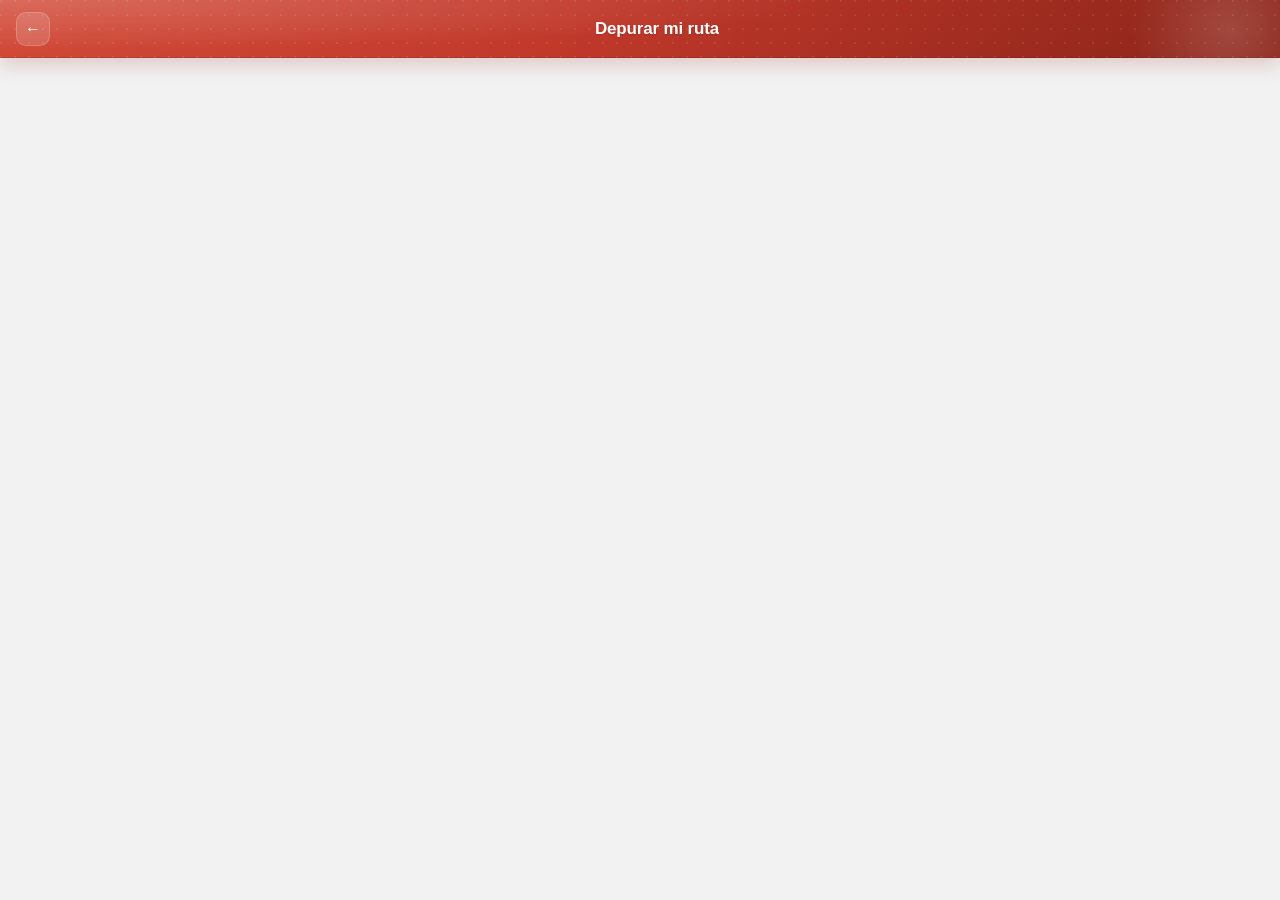
<file: depuracion.html>
<!DOCTYPE html>
<html lang="es">
<head>
  <meta charset="UTF-8" />
  <meta name="viewport" content="width=device-width, initial-scale=1, viewport-fit=cover" />
  <title>Depurar mi ruta — Bimbo Tools</title>
  <link rel="manifest" href="manifest.json" />
  <meta name="theme-color" content="#c0392b" />
  <link rel="icon" href="icons/icon-192.png" />
  <link rel="stylesheet" href="css/styles.css" />
</head>
<body>
  <header class="topbar">
    <a class="back" href="index.html">&larr;</a>
    <h1 id="titulo">Depurar mi ruta</h1>
    <span></span>
  </header>

  <main>
    <div id="sinRuta" class="card" style="display:none;">
      <strong>¿Cuál es tu ruta?</strong>
      <p style="font-size:13px; color:var(--gray);">
        Escribe tu número de ruta (el que te compartió tu manager) para ver tu lista de tiendas.
      </p>
      <input type="text" id="inputRuta" placeholder="Ej. 0150" />
      <button class="btn btn-primary" style="margin-top:10px;" id="btnIrRuta">Ver mis tiendas</button>
    </div>

    <div id="contenidoRuta" style="display:none;">
      <div class="card">
        <div style="display:flex; justify-content:space-between; align-items:center;">
          <strong id="rutaNombre">—</strong>
          <span class="badge" id="rutaRango"></span>
        </div>
        <p style="font-size:12px; color:var(--gray); margin-top:6px;">
          Revisa cada tienda: márcala <b>activa</b> si se sigue visitando normal, <b>inactiva</b> si por
          ahora no se está sirviendo, o <b>pide su borrado</b> si ya no debería estar en tu ruta. Elige
          también cada cuánto la visitas. Tus cambios se guardan solos en este dispositivo.
        </p>
        <div class="kpi-row">
          <div class="kpi"><div class="num" id="kpiTotal">0</div><div class="label">tiendas</div></div>
          <div class="kpi"><div class="num" id="kpiRevisadas">0</div><div class="label">revisadas</div></div>
          <div class="kpi"><div class="num" id="kpiAlerta">0</div><div class="label">sin actividad</div></div>
        </div>
        <div class="progress-bar"><div class="progress-fill" id="progressFill" style="width:0%"></div></div>
      </div>

      <div class="pill-select" id="filtroTabs">
        <a class="pill active" data-filtro="todas">Todas</a>
        <a class="pill" data-filtro="sinRevisar">Sin revisar</a>
        <a class="pill" data-filtro="alerta">⚠️ Sin actividad</a>
        <a class="pill" data-filtro="activa">Activas</a>
        <a class="pill" data-filtro="inactiva">Inactivas</a>
        <a class="pill" data-filtro="borrar">Para borrar</a>
      </div>

      <div id="listaTiendas"></div>

      <div class="card">
        <strong>¿Ya terminaste de revisar?</strong>
        <p style="font-size:12px; color:var(--gray);">
          Descarga tus cambios y envíaselos a tu manager (WhatsApp, correo) para que los sume a la lista
          general. Todavía no hay servidor central — este archivo es el puente mientras tanto.
        </p>
        <button class="btn btn-secondary" id="btnExportar">⬇️ Descargar mis cambios (.json)</button>
      </div>
    </div>
  </main>

  <script src="js/depuracion.js"></script>
  <script>
    const params = new URLSearchParams(location.search);
    let rutaId = params.get("ruta") || params.get("r");
    let filtro = "todas";

    function semaforoAlerta(semanasSin) {
      if (semanasSin >= 4) return "rojo";
      if (semanasSin >= 2) return "amarillo";
      return "verde";
    }

    function renderSparkline(semanas) {
      const max = Math.max(1, ...semanas.map((v) => Math.abs(v)));
      return `
        <div class="spark-row">
          ${semanas
            .map((v) => {
              const alturaPct = v === 0 ? 6 : Math.max(10, Math.round((Math.abs(v) / max) * 100));
              return `<div class="spark-bar ${v !== 0 ? "con-venta" : ""}" style="height:${alturaPct}%"></div>`;
            })
            .join("")}
        </div>
      `;
    }

    function etiquetaAlerta(t) {
      if (t.semanasConActividad === 0) return "Sin ventas en las últimas 12 semanas";
      if (t.semanasDesdeUltimaActividad >= 4) return `Sin actividad hace ${t.semanasDesdeUltimaActividad} semanas`;
      if (t.semanasDesdeUltimaActividad >= 2) return `Última venta hace ${t.semanasDesdeUltimaActividad} semanas`;
      return "Actividad reciente";
    }

    function pasaFiltro(t) {
      const est = t._estatus.estatus;
      if (filtro === "todas") return true;
      if (filtro === "sinRevisar") return !est;
      if (filtro === "alerta") return t.semanasDesdeUltimaActividad >= 4;
      return est === filtro;
    }

    async function render() {
      await BimboDepuracion.init();

      if (!rutaId || !BimboDepuracion.getRutaCruda(rutaId)) {
        document.getElementById("sinRuta").style.display = "block";
        document.getElementById("contenidoRuta").style.display = "none";
        if (rutaId) {
          document.getElementById("sinRuta").insertAdjacentHTML(
            "afterbegin",
            `<p style="color:var(--rojo); font-size:13px;">No encontré la ruta "${rutaId}". Verifica el número.</p>`
          );
        }
        return;
      }

      document.getElementById("sinRuta").style.display = "none";
      document.getElementById("contenidoRuta").style.display = "block";

      const ruta = BimboDepuracion.getRutaCruda(rutaId);
      const rango = BimboDepuracion.getRangoSemanas();
      document.getElementById("titulo").textContent = `Ruta ${ruta.ruta}`;
      document.getElementById("rutaNombre").textContent = `Ruta ${ruta.ruta} — ${ruta.propietario}`;
      document.getElementById("rutaRango").textContent = `Semanas ${rango.desde} – ${rango.hasta}`;

      const resumen = BimboDepuracion.getResumenRuta(rutaId);
      document.getElementById("kpiTotal").textContent = resumen.total;
      document.getElementById("kpiRevisadas").textContent = resumen.revisadas;
      const tiendas = BimboDepuracion.getTiendasConEstado(rutaId);
      const conAlerta = tiendas.filter((t) => t.semanasDesdeUltimaActividad >= 4).length;
      document.getElementById("kpiAlerta").textContent = conAlerta;
      document.getElementById("progressFill").style.width = resumen.total
        ? `${(resumen.revisadas / resumen.total) * 100}%`
        : "0%";

      const visibles = tiendas.filter(pasaFiltro);
      const lista = document.getElementById("listaTiendas");
      lista.innerHTML = visibles.length
        ? visibles.map((t) => renderTienda(t)).join("")
        : `<div class="empty-state">No hay tiendas en este filtro.</div>`;
    }

    function renderTienda(t) {
      const est = t._estatus;
      const sem = semaforoAlerta(t.semanasDesdeUltimaActividad);
      const esAlerta = t.semanasDesdeUltimaActividad >= 4;
      const badgeEstatus = !est.estatus
        ? `<span class="badge sin-revisar-badge">Sin revisar</span>`
        : "";

      const motivoBox = est.estatus && est.estatus !== "activa"
        ? `<div class="motivo-box">
             <strong>Motivo:</strong> ${est.motivo || "(sin especificar)"}
             <span class="editar" onclick="editarMotivo('${t.id}')">editar</span>
           </div>`
        : "";

      return `
        <div class="card tienda-card ${esAlerta ? "alerta" : ""}" data-id="${t.id}">
          <div class="fila-top">
            <strong>${t.nombre || "(sin nombre)"}</strong>
            ${badgeEstatus}
          </div>
          <span class="dir">${t.direccion}${t.ciudad ? ", " + t.ciudad : ""}${t.estado ? ", " + t.estado : ""} ${t.zip || ""}</span>
          <div>
            <span class="badge"><span class="semaforo ${sem}"></span>${etiquetaAlerta(t)}</span>
            <span class="badge">${t.productos} producto${t.productos === 1 ? "" : "s"} vendidos</span>
          </div>
          ${renderSparkline(t.semanas)}

          <div class="estado-pills">
            <label class="estado-pill activa ${est.estatus === "activa" ? "activo" : ""}" onclick="cambiarEstatus('${t.id}','activa')">✅ Activa</label>
            <label class="estado-pill inactiva ${est.estatus === "inactiva" ? "activo" : ""}" onclick="cambiarEstatus('${t.id}','inactiva')">⏸️ Inactiva</label>
            <label class="estado-pill borrar ${est.estatus === "borrar" ? "activo" : ""}" onclick="cambiarEstatus('${t.id}','borrar')">🗑️ Pedir borrado</label>
          </div>
          ${motivoBox}

          <label class="field">Frecuencia de visita
            <select onchange="BimboDepuracion.setFrecuencia('${t.id}', this.value); render();">
              <option value="" ${!est.frecuencia ? "selected" : ""} disabled>Elegir…</option>
              <option value="semanal" ${est.frecuencia === "semanal" ? "selected" : ""}>Semanal</option>
              <option value="quincenal" ${est.frecuencia === "quincenal" ? "selected" : ""}>Quincenal</option>
              <option value="pedido" ${est.frecuencia === "pedido" ? "selected" : ""}>A pedido del cliente</option>
            </select>
          </label>
        </div>
      `;
    }

    function cambiarEstatus(id, estatus) {
      if (estatus === "activa") {
        BimboDepuracion.setEstatus(id, "activa", "");
        render();
        return;
      }
      const actual = BimboDepuracion.getEstatusTienda(id).motivo || "";
      const pregunta =
        estatus === "borrar"
          ? "¿Por qué quieres pedir el borrado de esta tienda?"
          : "¿Por qué está inactiva esta tienda?";
      const motivo = prompt(pregunta, actual);
      if (motivo === null) return; // canceló, no se cambia nada
      if (!motivo.trim()) {
        alert("Necesito un motivo para continuar.");
        return;
      }
      BimboDepuracion.setEstatus(id, estatus, motivo.trim());
      render();
    }

    function editarMotivo(id) {
      const actual = BimboDepuracion.getEstatusTienda(id);
      cambiarEstatus(id, actual.estatus);
    }

    document.getElementById("btnIrRuta").addEventListener("click", () => {
      const val = document.getElementById("inputRuta").value.trim();
      if (!val) return;
      rutaId = val;
      const url = new URL(location.href);
      url.searchParams.set("ruta", rutaId);
      history.replaceState(null, "", url);
      render();
    });

    document.getElementById("filtroTabs").addEventListener("click", (e) => {
      const el = e.target.closest(".pill");
      if (!el) return;
      document.querySelectorAll("#filtroTabs .pill").forEach((p) => p.classList.remove("active"));
      el.classList.add("active");
      filtro = el.dataset.filtro;
      render();
    });

    document.getElementById("btnExportar").addEventListener("click", () => {
      const datos = BimboDepuracion.exportarRuta(rutaId);
      const blob = new Blob([JSON.stringify(datos, null, 2)], { type: "application/json" });
      const url = URL.createObjectURL(blob);
      const a = document.createElement("a");
      a.href = url;
      a.download = `depuracion-ruta-${rutaId}.json`;
      document.body.appendChild(a);
      a.click();
      a.remove();
      URL.revokeObjectURL(url);
    });

    render();

    if ("serviceWorker" in navigator) {
      window.addEventListener("load", () => {
        navigator.serviceWorker.register("sw.js").catch(() => {});
      });
    }
  </script>
</body>
</html>
</file>
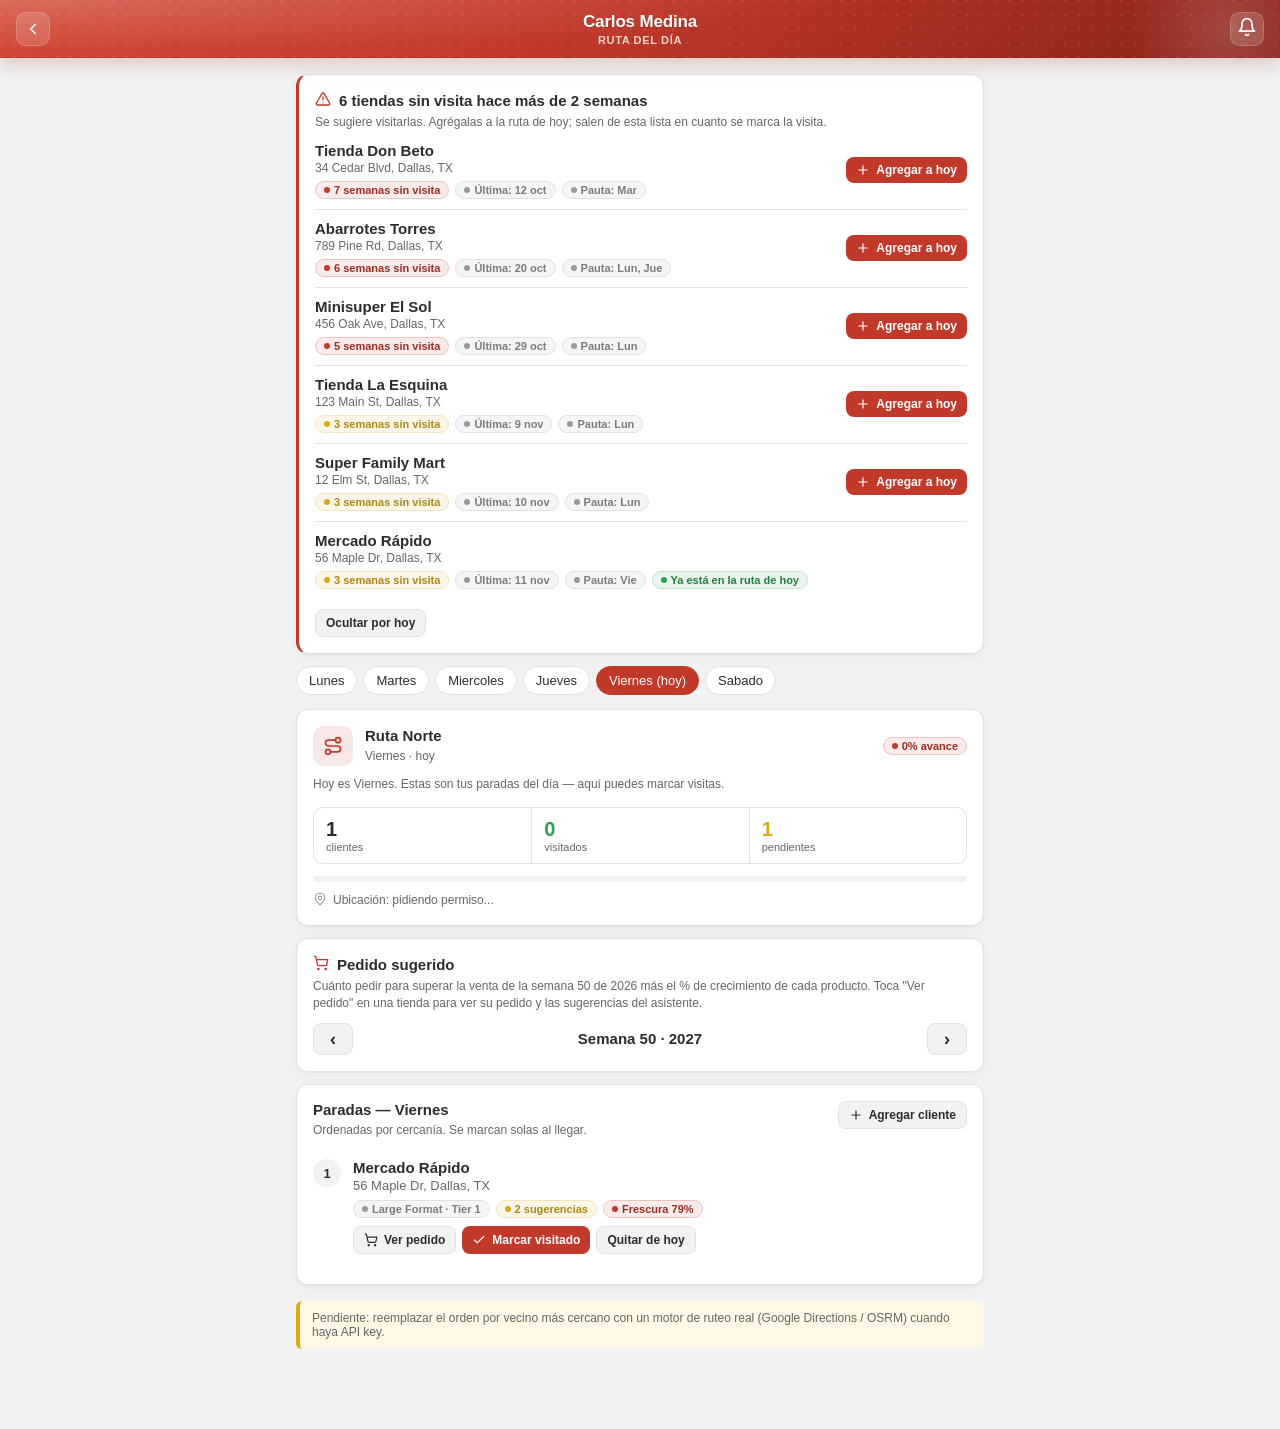
<file: ibp.html>
<!DOCTYPE html>
<html lang="es">
<head>
  <meta charset="UTF-8" />
  <meta name="viewport" content="width=device-width, initial-scale=1, viewport-fit=cover" />
  <title>Mi Ruta — Bimbo Tools</title>
  <link rel="manifest" href="manifest.json" />
  <meta name="theme-color" content="#c0392b" />
  <link rel="icon" href="icons/icon-192.png" />
  <link rel="stylesheet" href="css/styles.css" />
</head>
<body>
  <header class="topbar">
    <a class="back" href="index.html" id="linkVolver" aria-label="Volver"><svg viewBox="0 0 24 24" width="18" height="18" fill="none" stroke="currentColor" stroke-width="2.2" stroke-linecap="round" stroke-linejoin="round" aria-hidden="true"><path d="m15 18-6-6 6-6"/></svg></a>
    <div class="topbar-title"><h1 id="titulo">Mi Ruta</h1><span class="topbar-sub" id="subtitulo">Ruta del día</span></div>
    <a class="icon-btn" href="#" id="btnNotif" aria-label="Notificaciones"><span id="iconoCampana"></span><span class="contador" id="notifCount"></span></a>
  </header>

  <main>
    <div class="card" id="notifPanel" style="display:none;"></div>

    <div class="card card-alerta" id="sinVisitaCard" style="display:none;">
      <div class="card-head">
        <div>
          <h2 class="card-title"><span id="sinVisitaIcono"></span><span id="sinVisitaTitulo"></span></h2>
          <p class="card-desc" id="sinVisitaDesc"></p>
        </div>
      </div>
      <div id="sinVisitaLista"></div>
      <button class="btn btn-secondary btn-small" id="btnOcultarSinVisita" style="margin-top:10px;">Ocultar por hoy</button>
    </div>

    <div class="pill-select" id="diasTabs"></div>

    <div class="card">
      <div class="ibp-head">
        <span class="avatar cuadrado" id="rutaIcono"></span>
        <div class="nombre">
          <strong id="rutaNombre">—</strong>
          <span id="diaCorto"></span>
        </div>
        <span class="chip tono-gris" id="chipAvance">0%</span>
      </div>
      <p class="card-desc" style="margin-top:10px;" id="diaInfo"></p>
      <div class="kpi-strip">
        <div><div class="num" id="kpiTotal">0</div><div class="label">clientes</div></div>
        <div class="tono-verde"><div class="num" id="kpiVisitados">0</div><div class="label">visitados</div></div>
        <div id="kpiPendCell"><div class="num" id="kpiPendientes">0</div><div class="label">pendientes</div></div>
      </div>
      <div class="stat-meter tono-gris" id="progressMeter" style="margin-top:12px;"><span id="progressFill" style="width:0%"></span></div>
      <div class="meta-line"><span id="geoIcono"></span><span id="geoStatus">Ubicación: pidiendo permiso...</span></div>
    </div>

    <div class="card">
      <div class="card-head">
        <div>
          <h2 class="card-title"><span id="pedidoIcono"></span>Pedido sugerido</h2>
          <p class="card-desc" id="pedidoDesc"></p>
        </div>
      </div>
      <div class="semana-picker">
        <button class="btn btn-secondary btn-small" id="semanaPrev" aria-label="Semana anterior">‹</button>
        <strong id="semanaLabel"></strong>
        <button class="btn btn-secondary btn-small" id="semanaNext" aria-label="Semana siguiente">›</button>
      </div>
    </div>

    <div class="card">
      <div class="card-head">
        <div>
          <h2 class="card-title" id="paradasTitulo">Paradas de hoy</h2>
          <p class="card-desc">Ordenadas por cercanía. Se marcan solas al llegar.</p>
        </div>
        <button class="btn btn-secondary btn-small" id="btnAgregar"></button>
      </div>
      <div id="listaParadas"></div>
    </div>

    <div class="card" id="panelAgregar" style="display:none;">
      <div class="card-head">
        <div>
          <h2 class="card-title">Agregar cliente a la ruta de hoy</h2>
          <p class="card-desc">
            Si el cliente ya estaba pautado para otro día esta semana, se mueve
            automático a hoy y se te notifica.
          </p>
        </div>
      </div>
      <div id="listaAgregar"></div>
    </div>

    <div class="pending-note">
      Pendiente: reemplazar el orden por vecino más cercano con un motor de
      ruteo real (Google Directions / OSRM) cuando haya API key.
    </div>
  </main>

  <script src="js/data.js"></script>
  <script src="js/geo.js"></script>
  <script src="js/ui.js"></script>
  <script>
    const params = new URLSearchParams(location.search);
    const ibpId = params.get("u") || "ibp-1";
    const viendoComoMSL = params.get("rol") === "MSL";
    const quienEdita = viendoComoMSL ? "MSL" : "IBP";
    const volverA = viendoComoMSL ? `msl.html?u=${params.get("msl") || "msl-1"}` : "index.html";

    const { icono, tonoPct, etiquetaSemaforo } = BimboUI;
    document.getElementById("iconoCampana").innerHTML = icono("bell", 20);
    document.getElementById("rutaIcono").innerHTML = icono("route", 20);
    document.getElementById("geoIcono").innerHTML = icono("pin", 14);
    document.getElementById("btnAgregar").innerHTML = icono("plus", 14) + "Agregar cliente";

    document.getElementById("pedidoIcono").innerHTML = icono("cart", 16);

    document.getElementById("sinVisitaIcono").innerHTML = icono("alert", 16);

    // "Ocultar por hoy" es solo una comodidad de este teléfono: mañana vuelve
    // a salir si la tienda sigue sin visita.
    const CLAVE_OCULTAR = `bimbo_sinvisita_oculto_${ibpId}`;
    function ocultoHoy() {
      try { return localStorage.getItem(CLAVE_OCULTAR) === new Date().toDateString(); } catch (e) { return false; }
    }

    function renderSinVisita() {
      const lista = BimboData.getClientesSinVisita(ibpId);
      const card = document.getElementById("sinVisitaCard");
      if (!lista.length || ocultoHoy()) {
        card.style.display = "none";
        return;
      }
      const dias = BimboData.getConfigPedido().diasSinVisita;
      card.style.display = "";
      document.getElementById("sinVisitaTitulo").textContent =
        `${lista.length} tienda${lista.length > 1 ? "s" : ""} sin visita hace más de ${Math.round(dias / 7)} semanas`;
      document.getElementById("sinVisitaDesc").textContent =
        "Se sugiere visitarlas. Agrégalas a la ruta de hoy; salen de esta lista en cuanto se marca la visita.";
      document.getElementById("sinVisitaLista").innerHTML = BimboUI.htmlSinVisita(lista, (x) =>
        x.tocaHoy ? "" : `<button class="btn btn-primary btn-small" onclick="agregar('${x.cliente.id}')">${icono("plus", 14)}Agregar a hoy</button>`
      );
    }

    document.getElementById("btnOcultarSinVisita").addEventListener("click", () => {
      try { localStorage.setItem(CLAVE_OCULTAR, new Date().toDateString()); } catch (e) {}
      renderSinVisita();
    });

    let diaSeleccionado = null; // se fija a "hoy" real en el primer render
    let semanaPedido = null; // semana del año meta que se está pidiendo (default: la siguiente)
    const pedidosAbiertos = new Set(); // clienteIds con el pedido desplegado

    const FORMATO_NOMBRE = { SF: "Small Format", LF: "Large Format" };

    const { htmlMensajes } = BimboUI;

    function htmlPedido(clienteId) {
      const pedido = BimboData.getPedidoSugerido(clienteId, semanaPedido);
      if (!pedido.lineas.length) {
        return `<div class="pedido"><div class="empty-state">No hay productos activos para este formato de tienda.</div></div>`;
      }
      const filas = pedido.lineas
        .map((l) => {
          const pct = (l.producto.crecimiento * 100).toFixed(1).replace(/\.0$/, "") + "%";
          return `<tr>
            <td><span class="clase-tag clase-${l.producto.clase}" title="${BimboData.CLASES[l.producto.clase]}">${l.producto.clase === "I" ? "INN" : l.producto.clase}</span>${l.producto.nombre}</td>
            <td class="num">${l.ventaBase != null ? l.ventaBase : "—"}</td>
            <td class="num">${pct}</td>
            <td class="num pedir">${l.pedido != null ? l.pedido : "—"}${l.esNuevo ? '<span class="nuevo">nuevo</span>' : ""}</td>
          </tr>`;
        })
        .join("");
      return `${htmlMensajes(BimboData.getMensajesCliente(clienteId, semanaPedido))}<div class="pedido">
        <table class="pedido-tabla">
          <thead><tr><th>Producto</th><th class="num">${pedido.anioBase}</th><th class="num">Crec.</th><th class="num">Pedir</th></tr></thead>
          <tbody>${filas}</tbody>
          <tfoot><tr><td>Total</td><td class="num">${pedido.totalBase}</td><td></td><td class="num pedir">${pedido.totalPedido}</td></tr></tfoot>
        </table>
      </div>`;
    }

    function renderSemanaPedido() {
      const { anioBase } = BimboData.getConfigPedido();
      document.getElementById("semanaLabel").textContent = `Semana ${semanaPedido} · ${anioBase + 1}`;
      document.getElementById("pedidoDesc").textContent =
        `Cuánto pedir para superar la venta de la semana ${semanaPedido} de ${anioBase} más el % de crecimiento de cada producto. Toca "Ver pedido" en una tienda para ver su pedido y las sugerencias del asistente.`;
    }

    function renderDiasTabs(diaDeHoy) {
      const dias = BimboData.getDiasSemana();
      const cont = document.getElementById("diasTabs");
      cont.innerHTML = dias
        .map((d) => {
          const esHoy = d === diaDeHoy;
          const activo = d === diaSeleccionado;
          const etiqueta = d.charAt(0).toUpperCase() + d.slice(1) + (esHoy ? " (hoy)" : "");
          return `<a class="pill ${activo ? "active" : ""}" data-dia="${d}">${etiqueta}</a>`;
        })
        .join("");
    }

    async function render() {
      await BimboData.init();
      const diaDeHoy = BimboData.getDiaDeHoy();
      if (!diaSeleccionado) diaSeleccionado = diaDeHoy;
      if (!semanaPedido) semanaPedido = BimboData.getSemanaObjetivoSugerida();
      renderSemanaPedido();

      const usuario = BimboData.getUsuario(ibpId);
      document.getElementById("titulo").textContent = usuario ? usuario.nombre : "Mi Ruta";
      document.getElementById("subtitulo").textContent = viendoComoMSL ? "Ruta del día · vista MSL" : "Ruta del día";
      document.getElementById("linkVolver").href = volverA;

      renderDiasTabs(diaDeHoy);

      const { ruta, paradas, esHoyReal } = BimboData.getRutaDelDia(ibpId, diaSeleccionado);
      document.getElementById("rutaNombre").textContent = ruta ? ruta.nombre : "Sin ruta asignada";

      const nombreDia = diaSeleccionado.charAt(0).toUpperCase() + diaSeleccionado.slice(1);
      document.getElementById("paradasTitulo").textContent = `Paradas — ${nombreDia}`;
      document.getElementById("diaInfo").textContent = esHoyReal
        ? `Hoy es ${nombreDia}. Estas son tus paradas del día — aquí puedes marcar visitas.`
        : `Estás viendo ${nombreDia} (no es hoy). Solo vista previa: para marcar visitas, cambia al día marcado "(hoy)".`;

      const total = paradas.length;
      const visitados = paradas.filter((p) => p.visitada).length;
      document.getElementById("kpiTotal").textContent = total;
      document.getElementById("kpiVisitados").textContent = visitados;
      document.getElementById("kpiPendientes").textContent = total - visitados;
      const pctAvance = total ? Math.round((visitados / total) * 100) : 0;
      const tonoAvance = tonoPct(pctAvance, total);
      document.getElementById("progressFill").style.width = `${pctAvance}%`;
      document.getElementById("progressMeter").className = `stat-meter tono-${tonoAvance}`;
      const chip = document.getElementById("chipAvance");
      chip.className = `chip tono-${tonoAvance}`;
      chip.textContent = total && visitados === total ? "Ruta completa" : `${pctAvance}% avance`;
      document.getElementById("kpiPendCell").className = total - visitados ? "tono-amarillo" : "";
      document.getElementById("diaCorto").textContent = esHoyReal ? `${nombreDia} · hoy` : `${nombreDia} · vista previa`;

      const lista = document.getElementById("listaParadas");
      if (!paradas.length) {
        lista.innerHTML = `<div class="empty-state">No hay clientes pautados para ${nombreDia.toLowerCase()}.</div>`;
      } else {
        lista.innerHTML = paradas
          .map((p) => {
            const sem = BimboData.semaforoFrescura(p.cliente.frescura);
            const frescuraPct = p.cliente.frescura != null ? Math.round(p.cliente.frescura * 100) + "%" : "—";
            const acciones = !esHoyReal
              ? `<span class="chip tono-gris">Vista previa — no editable</span>`
              : p.visitada
              ? `<button class="btn btn-secondary btn-small" onclick="desmarcar('${p.cliente.id}')">Deshacer</button>`
              : `<button class="btn btn-primary btn-small" onclick="marcar('${p.cliente.id}')">${icono("check", 14)}Marcar visitado</button>
                 <button class="btn btn-secondary btn-small" onclick="quitar('${p.cliente.id}')">Quitar de hoy</button>`;
            return `
              <div class="stop ${p.visitada ? "visitada" : ""}" data-id="${p.cliente.id}">
                <div class="stop-order">${p.visitada ? icono("check", 14) : p.orden}</div>
                <div class="stop-body">
                  <strong>${p.cliente.nombre}</strong>
                  <span class="dir">${p.cliente.direccion}</span>
                  <div class="chip-row">
                    <span class="chip tono-gris">${FORMATO_NOMBRE[p.cliente.formato] || "Formato sin definir"}${p.cliente.tier ? ` · Tier ${p.cliente.tier}` : ""}</span>
                    ${(() => { const n = BimboData.getSugerenciasCliente(p.cliente.id, semanaPedido).length; return n ? `<span class="chip tono-amarillo">${n} sugerencia${n > 1 ? "s" : ""}</span>` : ""; })()}
                    <span class="chip tono-${sem}" title="${etiquetaSemaforo(sem)}">Frescura ${frescuraPct}</span>
                    ${p.visitada ? `<span class="chip tono-verde">Visitado · ${p.metodoVisita}</span>` : ""}
                  </div>
                  <div class="stop-actions">
                    <button class="btn btn-secondary btn-small" onclick="togglePedido('${p.cliente.id}')">${icono("cart", 14)}${pedidosAbiertos.has(p.cliente.id) ? "Ocultar pedido" : "Ver pedido"}</button>
                    ${acciones}
                  </div>
                  ${pedidosAbiertos.has(p.cliente.id) ? htmlPedido(p.cliente.id) : ""}
                </div>
              </div>
            `;
          })
          .join("");
      }

      document.getElementById("btnAgregar").style.display = esHoyReal ? "" : "none";
      if (!esHoyReal) document.getElementById("panelAgregar").style.display = "none";

      renderNotificaciones();
      renderSinVisita();
      renderPanelAgregar(ruta);
    }

    function renderNotificaciones() {
      const notifs = BimboData.getNotificaciones(ibpId);
      const noLeidas = notifs.filter((n) => !n.leida).length;
      document.getElementById("notifCount").textContent = noLeidas || "";
      const panel = document.getElementById("notifPanel");
      panel.innerHTML =
        `<div class="card-head"><h2 class="card-title">${icono("bell", 16)}Notificaciones</h2></div>` +
        (notifs.length
          ? notifs
              .map(
                (n) => `<div class="timeline-item"><span class="dot">${icono("bell", 14)}</span><div>${n.mensaje}<span class="cuando">${new Date(n.cuando).toLocaleString()}</span></div></div>`
              )
              .join("")
          : `<p class="card-desc">Sin notificaciones.</p>`);
    }

    function renderPanelAgregar(ruta) {
      if (!ruta) return;
      const { paradas } = BimboData.getRutaDelDia(ibpId, diaSeleccionado);
      const idsHoy = new Set(paradas.map((p) => p.cliente.id));
      const disponibles = BimboData.getClientesDeRuta(ruta.id).filter((c) => !idsHoy.has(c.id));
      const lista = document.getElementById("listaAgregar");
      lista.innerHTML = disponibles.length
        ? disponibles
            .map(
              (c) => `
          <div class="stop">
            <div class="stop-body">
              <strong>${c.nombre}</strong>
              <span class="dir">${c.direccion}</span>
              <div class="stop-actions">
                <button class="btn btn-primary btn-small" onclick="agregar('${c.id}')">${icono("plus", 14)}Agregar a hoy</button>
              </div>
            </div>
          </div>`
            )
            .join("")
        : `<div class="empty-state">Todos los clientes de tu ruta ya están en la lista de hoy.</div>`;
    }

    function togglePedido(id) {
      pedidosAbiertos.has(id) ? pedidosAbiertos.delete(id) : pedidosAbiertos.add(id);
      render();
    }

    function moverSemana(delta) {
      semanaPedido = ((semanaPedido - 1 + delta + 52) % 52) + 1;
      render();
    }
    document.getElementById("semanaPrev").addEventListener("click", () => moverSemana(-1));
    document.getElementById("semanaNext").addEventListener("click", () => moverSemana(1));

    function marcar(id) {
      BimboData.marcarVisitado(id, "manual");
      render();
    }
    function desmarcar(id) {
      BimboData.desmarcarVisitado(id);
      render();
    }
    function agregar(id) {
      BimboData.agregarClienteAHoy(id, quienEdita);
      document.getElementById("panelAgregar").style.display = "none";
      render();
    }
    function quitar(id) {
      BimboData.quitarClienteDeHoy(id, quienEdita);
      render();
    }

    document.getElementById("diasTabs").addEventListener("click", (e) => {
      const el = e.target.closest(".pill");
      if (!el) return;
      diaSeleccionado = el.dataset.dia;
      render();
    });

    document.getElementById("btnAgregar").addEventListener("click", () => {
      const panel = document.getElementById("panelAgregar");
      panel.style.display = panel.style.display === "none" ? "block" : "none";
    });

    document.getElementById("btnNotif").addEventListener("click", (e) => {
      e.preventDefault();
      const panel = document.getElementById("notifPanel");
      panel.style.display = panel.style.display === "none" ? "block" : "none";
      if (panel.style.display === "block") {
        BimboData.marcarNotificacionesLeidas(ibpId);
        renderNotificaciones();
      }
    });

    render().then(() => {
      BimboGeo.iniciarGeofence({
        onCerca: (clienteId) => {
          BimboData.marcarVisitado(clienteId, "geofence");
          render();
        },
        getPendientes: () => {
          const { paradas } = BimboData.getRutaDelDia(ibpId);
          return paradas.filter((p) => !p.visitada).map((p) => p.cliente);
        },
        onEstado: (msg) => {
          document.getElementById("geoStatus").textContent = msg;
        },
      });
    });

    if ("serviceWorker" in navigator) {
      window.addEventListener("load", () => {
        navigator.serviceWorker.register("sw.js").catch(() => {});
      });
    }
  </script>
</body>
</html>
</file>
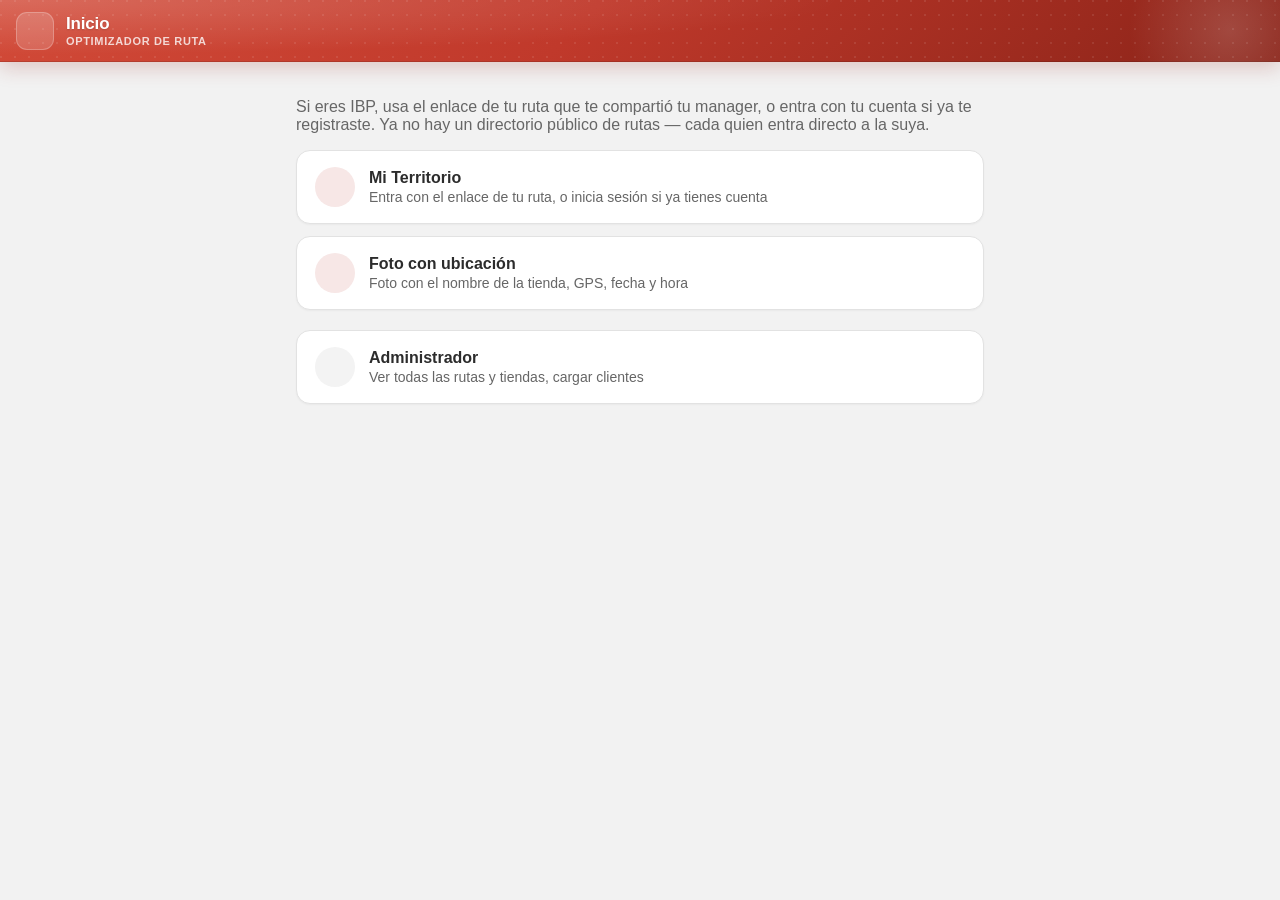
<file: msl.html>
<!DOCTYPE html>
<html lang="es">
<head>
  <meta charset="UTF-8" />
  <meta name="viewport" content="width=device-width, initial-scale=1, viewport-fit=cover" />
  <title data-base="Dashboard MSL">Dashboard MSL</title>
  <script src="js/config.js"></script>
  <script src="js/marca.js"></script>
  <link rel="manifest" href="manifest.json" />
  <meta name="theme-color" content="#c0392b" />
  <link rel="icon" href="icons/icon-192.png" />
  <link rel="stylesheet" href="css/styles.css" />
</head>
<body>
  <!-- Inactivo por ahora: demo vieja (localStorage, sin Supabase), ya sin
       enlace de entrada desde index.html — se decide más adelante si se
       borra. Redirige para que nadie la use pensando que es real. -->
  <script>location.href = "index.html";</script>
  <header class="topbar">
    <a class="back" href="index.html" aria-label="Volver"><svg viewBox="0 0 24 24" width="18" height="18" fill="none" stroke="currentColor" stroke-width="2.2" stroke-linecap="round" stroke-linejoin="round" aria-hidden="true"><path d="m15 18-6-6 6-6"/></svg></a>
    <div class="topbar-title"><h1 id="titulo">Dashboard MSL</h1><span class="topbar-sub">Dashboard MSL</span></div>
    <span class="topbar-spacer"></span>
  </header>

  <main class="wide">
    <div class="summary-grid" id="resumenGeneral"></div>

    <div class="pill-select" id="drillTabs">
      <a class="pill active" data-nivel="ibp">Por IBP</a>
      <a class="pill" data-nivel="ruta">Por Ruta</a>
      <a class="pill" data-nivel="cliente">Por Cliente</a>
    </div>

    <div id="contenido"></div>
  </main>

  <script src="js/data.js"></script>
  <script>
    const params = new URLSearchParams(location.search);
    const mslId = params.get("u") || "msl-1";
    let nivel = "ibp";

    function renderResumenGeneral(ibps) {
      const cont = document.getElementById("resumenGeneral");
      if (!ibps.length) {
        cont.innerHTML = "";
        return;
      }

      let hoyTotal = 0, hoyVisitados = 0, semTotal = 0, semVisitados = 0, sumaFrescura = 0, conFrescura = 0;
      ibps.forEach((ibp) => {
        const hoy = DatosLocales.getCumplimientoIbp(ibp.id);
        const sem = DatosLocales.getProgresoSemanalIbp(ibp.id);
        hoyTotal += hoy.total;
        hoyVisitados += hoy.visitadas;
        semTotal += sem.total;
        semVisitados += sem.visitados;
        const f = DatosLocales.getFrescuraIbp(ibp.id);
        if (f != null) { sumaFrescura += f; conFrescura++; }
      });

      const pctHoy = hoyTotal ? Math.round((hoyVisitados / hoyTotal) * 100) : 0;
      const pctSem = semTotal ? Math.round((semVisitados / semTotal) * 100) : 0;
      const frescuraProm = conFrescura ? sumaFrescura / conFrescura : null;
      const semFrescura = DatosLocales.semaforoFrescura(frescuraProm);
      const pctFrescura = frescuraProm != null ? Math.round(frescuraProm * 100) + "%" : "—";

      cont.innerHTML = `
        <div class="summary-card">
          <div class="icon">👥</div>
          <div class="num">${ibps.length}</div>
          <div class="label">IBPs a cargo</div>
        </div>
        <div class="summary-card" style="border-top-color:var(--verde);">
          <div class="icon">📍</div>
          <div class="num">${pctHoy}%</div>
          <div class="label">Cumplimiento hoy (${hoyVisitados}/${hoyTotal})</div>
        </div>
        <div class="summary-card" style="border-top-color:var(--amarillo);">
          <div class="icon">📅</div>
          <div class="num">${pctSem}%</div>
          <div class="label">Progreso semanal (${semVisitados}/${semTotal})</div>
        </div>
        <div class="summary-card" style="border-top-color:var(--${semFrescura});">
          <div class="icon">🍞</div>
          <div class="num">${pctFrescura}</div>
          <div class="label">Frescura promedio</div>
        </div>
      `;
    }

    function renderSemanaChart(porDia) {
      return `
        <div class="semana-chart">
          ${porDia
            .map((d) => {
              const pct = d.total ? Math.round((d.visitados / d.total) * 100) : 0;
              const estado = d.total === 0 ? "vacio" : d.visitados === d.total ? "completo" : d.visitados > 0 ? "parcial" : "vacio";
              const alturaPct = d.total === 0 ? 6 : Math.max(pct, 6);
              return `
                <div class="semana-col ${d.esHoy ? "hoy" : ""}">
                  <span class="semana-frac">${d.visitados}/${d.total}</span>
                  <div class="semana-track">
                    <div class="semana-fill ${estado}" style="height:${alturaPct}%"></div>
                  </div>
                  <span class="semana-dia">${d.dia.slice(0, 3)}</span>
                </div>
              `;
            })
            .join("")}
        </div>
      `;
    }

    async function render() {
      await DatosLocales.init();
      const msl = DatosLocales.getUsuario(mslId);
      document.getElementById("titulo").textContent = msl ? msl.nombre : "Dashboard MSL";

      const ibps = DatosLocales.getIbpsDeMSL(mslId);
      const cont = document.getElementById("contenido");

      renderResumenGeneral(ibps);

      if (nivel === "ibp") {
        cont.innerHTML = ibps
          .map((ibp) => {
            const { total, visitadas, pendientes } = DatosLocales.getCumplimientoIbp(ibp.id);
            const semanal = DatosLocales.getProgresoSemanalIbp(ibp.id);
            const porDia = DatosLocales.getProgresoSemanalPorDia(ibp.id);
            const frescura = DatosLocales.getFrescuraIbp(ibp.id);
            const sem = DatosLocales.semaforoFrescura(frescura);
            const pct = frescura != null ? Math.round(frescura * 100) + "%" : "—";
            const pctSemanal = semanal.total ? Math.round((semanal.visitados / semanal.total) * 100) : 0;
            return `
              <a class="card" style="display:block; text-decoration:none; color:inherit;" href="ibp.html?u=${ibp.id}&rol=MSL&msl=${mslId}">
                <div style="display:flex; justify-content:space-between; align-items:center;">
                  <strong>${ibp.nombre}</strong>
                  <span class="badge"><span class="semaforo ${sem}"></span>Frescura ${pct}</span>
                </div>

                <div class="seccion-label"><span>Hoy</span><span class="valor">${visitadas}/${total}</span></div>
                <div class="kpi-row">
                  <div class="kpi"><div class="num">${total}</div><div class="label">clientes hoy</div></div>
                  <div class="kpi"><div class="num">${visitadas}</div><div class="label">visitados</div></div>
                  <div class="kpi"><div class="num">${pendientes}</div><div class="label">pendientes</div></div>
                </div>
                <div class="progress-bar"><div class="progress-fill" style="width:${total ? (visitadas / total) * 100 : 0}%"></div></div>

                <div class="seccion-label"><span>Progreso semanal</span><span class="valor">${semanal.visitados}/${semanal.total} · ${pctSemanal}%</span></div>
                ${renderSemanaChart(porDia)}
              </a>
            `;
          })
          .join("") || `<div class="empty-state">No tienes IBPs asignados.</div>`;
      }

      if (nivel === "ruta") {
        cont.innerHTML = ibps
          .map((ibp) => {
            const ruta = DatosLocales.getRutaDeIbp(ibp.id);
            if (!ruta) return "";
            const frescura = DatosLocales.getFrescuraRuta(ruta.id);
            const sem = DatosLocales.semaforoFrescura(frescura);
            const pct = frescura != null ? Math.round(frescura * 100) + "%" : "—";
            const clientes = DatosLocales.getClientesDeRuta(ruta.id);
            const semanal = DatosLocales.getProgresoSemanalRuta(ruta.id);
            const pctSemanal = semanal.total ? Math.round((semanal.visitados / semanal.total) * 100) : 0;
            return `
              <div class="card">
                <div style="display:flex; justify-content:space-between; align-items:center;">
                  <strong>${ruta.nombre}</strong>
                  <span class="badge"><span class="semaforo ${sem}"></span>Frescura promedio ${pct}</span>
                </div>
                <p style="font-size:13px; color:var(--gray); margin:6px 0 0;">
                  IBP: ${ibp.nombre} · ${clientes.length} clientes en la ruta
                </p>
                <div class="seccion-label"><span>Progreso semanal</span><span class="valor">${semanal.visitados}/${semanal.total} · ${pctSemanal}%</span></div>
                <div class="progress-bar"><div class="progress-fill" style="width:${pctSemanal}%"></div></div>
              </div>
            `;
          })
          .join("");
      }

      if (nivel === "cliente") {
        const filas = ibps
          .flatMap((ibp) => {
            const ruta = DatosLocales.getRutaDeIbp(ibp.id);
            if (!ruta) return [];
            return DatosLocales.getClientesDeRuta(ruta.id).map((c) => ({ ...c, ibpNombre: ibp.nombre, rutaNombre: ruta.nombre }));
          })
          .sort((a, b) => (a.frescura || 0) - (b.frescura || 0));

        cont.innerHTML = `
          <div class="card">
            <table class="data-table">
              <thead>
                <tr><th>Cliente</th><th>Ruta / IBP</th><th>Frecuencia</th><th>Frescura</th></tr>
              </thead>
              <tbody>
                ${filas
                  .map((c) => {
                    const sem = DatosLocales.semaforoFrescura(c.frescura);
                    const pct = c.frescura != null ? Math.round(c.frescura * 100) + "%" : "—";
                    return `
                      <tr>
                        <td>${c.nombre}</td>
                        <td>${c.rutaNombre}<br><span style="color:var(--gray)">${c.ibpNombre}</span></td>
                        <td>${c.frecuencia}</td>
                        <td><span class="semaforo ${sem}"></span>${pct}</td>
                      </tr>
                    `;
                  })
                  .join("")}
              </tbody>
            </table>
          </div>
        `;
      }
    }

    document.getElementById("drillTabs").addEventListener("click", (e) => {
      const el = e.target.closest(".pill");
      if (!el) return;
      document.querySelectorAll("#drillTabs .pill").forEach((p) => p.classList.remove("active"));
      el.classList.add("active");
      nivel = el.dataset.nivel;
      render();
    });

    render();

    if ("serviceWorker" in navigator) {
      window.addEventListener("load", () => {
        navigator.serviceWorker.register("sw.js").catch(() => {});
      });
    }
  </script>
</body>
</html>
</file>
<file: css/styles.css>
:root {
  --accent: #c0392b;
  --accent-dark: #962b1f;
  --dark: #2c2c2c;
  --gray: #666666;
  --gray-light: #f2f2f2;
  --border: #e2e2e2;
  --verde: #2e9e4f;
  --amarillo: #d9a91a;
  --rojo: #c0392b;
  --gris: #9a9a9a;
  --white: #ffffff;
}

* {
  box-sizing: border-box;
}

body {
  margin: 0;
  font-family: -apple-system, "Segoe UI", Roboto, Helvetica, Arial, sans-serif;
  background: var(--gray-light);
  color: var(--dark);
}

header.topbar {
  --topbar-1: #d24a38;
  --topbar-2: var(--accent);
  --topbar-3: #8a2318;
  color: white;
  padding: 12px 16px;
  padding-top: calc(12px + env(safe-area-inset-top));
  display: flex;
  align-items: center;
  justify-content: space-between;
  gap: 12px;
  position: sticky;
  top: 0;
  z-index: 10;
  overflow: hidden;
  /* luz suave arriba a la izquierda + trama de puntos muy tenue + degradado diagonal */
  background:
    radial-gradient(120% 160% at 0% 0%, rgba(255, 255, 255, 0.18), transparent 55%),
    radial-gradient(circle at 1px 1px, rgba(255, 255, 255, 0.09) 1px, transparent 1.5px) 0 0 / 14px 14px,
    linear-gradient(135deg, var(--topbar-1) 0%, var(--topbar-2) 45%, var(--topbar-3) 100%);
  box-shadow:
    inset 0 -1px 0 rgba(0, 0, 0, 0.12),
    0 6px 20px rgba(150, 43, 31, 0.22);
}

/* brillo decorativo a la derecha (círculo difuso) */
header.topbar::after {
  content: "";
  position: absolute;
  right: -60px;
  top: -80px;
  width: 220px;
  height: 220px;
  border-radius: 50%;
  background: radial-gradient(circle, rgba(255, 255, 255, 0.16), transparent 65%);
  pointer-events: none;
}

header.topbar > * { position: relative; z-index: 1; }

.topbar-title {
  flex: 1;
  min-width: 0;
  text-align: center;
  line-height: 1.15;
}

header.topbar h1 {
  font-size: 17px;
  font-weight: 750;
  letter-spacing: -0.01em;
  margin: 0;
  white-space: nowrap;
  overflow: hidden;
  text-overflow: ellipsis;
  text-shadow: 0 1px 2px rgba(0, 0, 0, 0.15);
}

.topbar-sub {
  display: block;
  font-size: 11px;
  font-weight: 600;
  letter-spacing: 0.06em;
  text-transform: uppercase;
  opacity: 0.78;
  margin-top: 2px;
}

header.topbar a.back,
header.topbar .topbar-spacer {
  width: 34px;
  height: 34px;
  flex-shrink: 0;
}

header.topbar a.back {
  color: white;
  text-decoration: none;
  display: inline-flex;
  align-items: center;
  justify-content: center;
  border-radius: 10px;
  background: rgba(255, 255, 255, 0.14);
  border: 1px solid rgba(255, 255, 255, 0.18);
  transition: background 0.12s ease;
}

header.topbar a.back:hover { background: rgba(255, 255, 255, 0.24); }

/* Marca en la pantalla de inicio */
.topbar-brand {
  display: flex;
  align-items: center;
  gap: 12px;
  text-align: left;
}

.brand-mark {
  width: 38px;
  height: 38px;
  border-radius: 11px;
  background: rgba(255, 255, 255, 0.16);
  border: 1px solid rgba(255, 255, 255, 0.24);
  display: inline-flex;
  align-items: center;
  justify-content: center;
  flex-shrink: 0;
}

.topbar-brand .topbar-title { text-align: left; }

main {
  max-width: 720px;
  margin: 0 auto;
  padding: 16px;
  padding-bottom: 80px;
}

main.wide {
  max-width: 1040px;
}

.card {
  background: white;
  border: 1px solid var(--border);
  border-radius: 12px;
  padding: 16px;
  margin-bottom: 12px;
  box-shadow: 0 1px 2px rgba(0, 0, 0, 0.04), 0 4px 14px rgba(0, 0, 0, 0.04);
}

a.card {
  transition: transform 0.12s ease, box-shadow 0.12s ease;
}

a.card:hover {
  transform: translateY(-2px);
  box-shadow: 0 4px 8px rgba(0, 0, 0, 0.06), 0 10px 24px rgba(0, 0, 0, 0.08);
}

.role-grid {
  display: grid;
  gap: 14px;
  margin-top: 24px;
}

.role-card {
  display: block;
  background: white;
  border: 1px solid var(--border);
  border-left: 6px solid var(--accent);
  border-radius: 10px;
  padding: 20px;
  text-decoration: none;
  color: var(--dark);
}

.role-card h2 {
  margin: 0 0 4px;
  font-size: 18px;
  color: var(--accent);
}

.role-card p {
  margin: 0;
  color: var(--gray);
  font-size: 14px;
}

.stop {
  display: flex;
  align-items: flex-start;
  gap: 12px;
  padding: 14px 0;
  border-bottom: 1px solid var(--border);
}

.stop:last-child {
  border-bottom: none;
}

.stop-order {
  width: 28px;
  height: 28px;
  border-radius: 50%;
  background: var(--gray-light);
  color: var(--dark);
  display: flex;
  align-items: center;
  justify-content: center;
  font-weight: bold;
  font-size: 13px;
  flex-shrink: 0;
}

.stop.visitada .stop-order {
  background: var(--verde);
  color: white;
}

.stop-body {
  flex: 1;
}

.stop-body strong {
  display: block;
  font-size: 15px;
}

.stop-body span.dir {
  color: var(--gray);
  font-size: 13px;
}

.semaforo {
  display: inline-block;
  width: 12px;
  height: 12px;
  border-radius: 50%;
  margin-right: 6px;
  vertical-align: middle;
}

.semaforo.verde { background: var(--verde); }
.semaforo.amarillo { background: var(--amarillo); }
.semaforo.rojo { background: var(--rojo); }
.semaforo.gris { background: var(--gris); }

.badge {
  display: inline-block;
  font-size: 11px;
  padding: 2px 8px;
  border-radius: 999px;
  background: var(--gray-light);
  color: var(--gray);
  margin-left: 6px;
}

.btn {
  border: none;
  border-radius: 8px;
  padding: 8px 14px;
  font-size: 13px;
  cursor: pointer;
  font-weight: 600;
}

.btn-primary {
  background: var(--accent);
  color: white;
}

.btn-secondary {
  background: var(--gray-light);
  color: var(--dark);
}

.btn-small {
  padding: 6px 10px;
  font-size: 12px;
}

.stop-actions {
  display: flex;
  gap: 6px;
  margin-top: 8px;
  flex-wrap: wrap;
}

.progress-bar {
  height: 8px;
  border-radius: 999px;
  background: var(--gray-light);
  overflow: hidden;
  margin-top: 6px;
}

.progress-fill {
  height: 100%;
  background: var(--verde);
}

.kpi-row {
  display: flex;
  gap: 10px;
  margin-top: 10px;
}

.kpi {
  flex: 1;
  background: var(--gray-light);
  border-radius: 8px;
  padding: 10px;
  text-align: center;
}

.kpi .num {
  font-size: 20px;
  font-weight: 700;
  color: var(--accent);
}

.kpi .label {
  font-size: 11px;
  color: var(--gray);
}

.ibp-row {
  display: flex;
  justify-content: space-between;
  align-items: center;
  padding: 12px 0;
  border-bottom: 1px solid var(--border);
  text-decoration: none;
  color: var(--dark);
}

.ibp-row:last-child { border-bottom: none; }

.notif {
  background: #fbeaea;
  border-left: 4px solid var(--accent);
  padding: 10px 12px;
  border-radius: 6px;
  font-size: 13px;
  margin-bottom: 8px;
}

.notif .cuando {
  display: block;
  color: var(--gray);
  font-size: 11px;
  margin-top: 4px;
}

table.data-table {
  width: 100%;
  border-collapse: collapse;
  font-size: 13px;
}

table.data-table th, table.data-table td {
  text-align: left;
  padding: 8px 6px;
  border-bottom: 1px solid var(--border);
}

table.data-table th {
  color: var(--gray);
  font-weight: 600;
  font-size: 12px;
}

.pill-select {
  display: flex;
  gap: 6px;
  flex-wrap: wrap;
  margin-bottom: 14px;
}

.pill {
  padding: 6px 12px;
  border-radius: 999px;
  background: white;
  border: 1px solid var(--border);
  font-size: 13px;
  cursor: pointer;
  text-decoration: none;
  color: var(--dark);
}

.pill.active {
  background: var(--accent);
  border-color: var(--accent);
  color: white;
}

.empty-state {
  text-align: center;
  color: var(--gray);
  padding: 40px 10px;
  font-size: 14px;
}

.seccion-label {
  font-size: 11px;
  text-transform: uppercase;
  letter-spacing: 0.04em;
  color: var(--gray);
  font-weight: 700;
  margin: 16px 0 8px;
  display: flex;
  justify-content: space-between;
  align-items: baseline;
}

.seccion-label .valor {
  font-size: 13px;
  color: var(--dark);
  text-transform: none;
  letter-spacing: 0;
  font-weight: 700;
}

/* ---- Dashboard cards (estilo shadcn/ui: título + icono, valor, detalle, medidor) ---- */

.summary-grid {
  display: grid;
  grid-template-columns: repeat(auto-fit, minmax(160px, 1fr));
  gap: 12px;
  margin-bottom: 18px;
}

.stat-card {
  background: var(--white);
  border: 1px solid var(--border);
  border-radius: 14px;
  padding: 16px 18px;
  box-shadow: 0 1px 2px rgba(0, 0, 0, 0.04);
  display: flex;
  flex-direction: column;
  gap: 6px;
  min-width: 0;
}

.stat-head {
  display: flex;
  justify-content: space-between;
  align-items: center;
  gap: 8px;
}

.stat-title {
  font-size: 13px;
  font-weight: 600;
  color: var(--gray);
}

.stat-icon {
  width: 32px;
  height: 32px;
  border-radius: 9px;
  display: inline-flex;
  align-items: center;
  justify-content: center;
  flex-shrink: 0;
  background: color-mix(in srgb, var(--tono, var(--accent)) 12%, white);
  color: var(--tono, var(--accent));
}

.stat-icon svg { width: 17px; height: 17px; }

.stat-value {
  font-size: 30px;
  font-weight: 800;
  line-height: 1.05;
  letter-spacing: -0.02em;
  font-variant-numeric: tabular-nums;
  color: var(--dark);
}

.stat-sub {
  font-size: 12px;
  color: var(--gray);
  display: flex;
  align-items: center;
  gap: 6px;
  flex-wrap: wrap;
}

.stat-meter {
  height: 6px;
  border-radius: 999px;
  background: var(--gray-light);
  overflow: hidden;
  margin-top: 4px;
}

.stat-meter > span {
  display: block;
  height: 100%;
  border-radius: 999px;
  background: var(--tono, var(--accent));
  transition: width 0.4s ease;
}

.chip {
  display: inline-flex;
  align-items: center;
  gap: 4px;
  font-size: 11px;
  font-weight: 600;
  padding: 2px 8px;
  border-radius: 999px;
  border: 1px solid color-mix(in srgb, var(--tono, var(--gris)) 30%, white);
  background: color-mix(in srgb, var(--tono, var(--gris)) 10%, white);
  color: color-mix(in srgb, var(--tono, var(--gris)) 80%, black);
  white-space: nowrap;
}

.chip::before {
  content: "";
  width: 6px;
  height: 6px;
  border-radius: 50%;
  background: var(--tono, var(--gris));
}

.tono-verde { --tono: var(--verde); }
.tono-amarillo { --tono: var(--amarillo); }
.tono-rojo { --tono: var(--rojo); }
.tono-gris { --tono: var(--gris); }
.tono-accent { --tono: var(--accent); }

@media (max-width: 480px) {
  .stat-card { padding: 14px; }
  .stat-value { font-size: 24px; }
  .stat-icon { width: 28px; height: 28px; }
}

/* ---- Tarjeta por IBP ---- */

.ibp-grid {
  display: grid;
  grid-template-columns: repeat(auto-fill, minmax(320px, 1fr));
  gap: 12px;
}

.ibp-grid > .card { margin-bottom: 0; }

a.ibp-card {
  display: block;
  text-decoration: none;
  color: inherit;
  border-radius: 14px;
}

a.ibp-card:hover { border-color: color-mix(in srgb, var(--accent) 35%, var(--border)); }

.ibp-head {
  display: flex;
  align-items: center;
  gap: 12px;
}

.avatar {
  width: 40px;
  height: 40px;
  border-radius: 50%;
  background: color-mix(in srgb, var(--accent) 12%, white);
  color: var(--accent);
  font-weight: 800;
  font-size: 14px;
  display: inline-flex;
  align-items: center;
  justify-content: center;
  flex-shrink: 0;
}

.ibp-head .nombre {
  flex: 1;
  min-width: 0;
}

.ibp-head .nombre strong {
  display: block;
  font-size: 15px;
  line-height: 1.25;
}

.ibp-head .nombre span {
  font-size: 12px;
  color: var(--gray);
}

.ibp-head .chevron {
  color: var(--gris);
  transition: transform 0.12s ease, color 0.12s ease;
}

a.ibp-card:hover .chevron {
  transform: translateX(3px);
  color: var(--accent);
}

.kpi-strip {
  display: grid;
  grid-template-columns: repeat(3, 1fr);
  margin-top: 14px;
  border: 1px solid var(--border);
  border-radius: 10px;
  overflow: hidden;
}

.kpi-strip > div {
  padding: 10px 12px;
  border-left: 1px solid var(--border);
}

.kpi-strip > div:first-child { border-left: none; }

.kpi-strip .num {
  font-size: 20px;
  font-weight: 800;
  font-variant-numeric: tabular-nums;
  color: var(--tono, var(--dark));
}

.kpi-strip .label {
  font-size: 11px;
  color: var(--gray);
}

/* ---- Gráfico de barras semanal (Lun..Sáb) ---- */

.semana-chart {
  display: flex;
  gap: 8px;
  align-items: flex-end;
  height: 92px;
  margin-top: 4px;
  padding-top: 18px;
}

.semana-col {
  flex: 1;
  display: flex;
  flex-direction: column;
  align-items: center;
  height: 100%;
}

.semana-frac {
  font-size: 10px;
  color: var(--gray);
  margin-bottom: 4px;
  white-space: nowrap;
}

.semana-track {
  width: 100%;
  max-width: 26px;
  flex: 1;
  background: var(--gray-light);
  border-radius: 6px;
  display: flex;
  align-items: flex-end;
  overflow: hidden;
}

.semana-fill {
  width: 100%;
  border-radius: 6px 6px 0 0;
  background: var(--gris);
  min-height: 4px;
  transition: height 0.25s ease;
}

.semana-fill.parcial { background: var(--amarillo); }
.semana-fill.completo { background: var(--verde); }
.semana-fill.vacio { background: var(--border); }

.semana-col.hoy .semana-track {
  box-shadow: 0 0 0 2px var(--accent);
}

.semana-dia {
  font-size: 10px;
  color: var(--gray);
  margin-top: 6px;
  text-transform: uppercase;
  letter-spacing: 0.02em;
}

.semana-col.hoy .semana-dia {
  color: var(--accent);
  font-weight: 700;
}

/* ---- Edición rápida de clientes (panel admin) ---- */

.cliente-card {
  padding: 14px 16px;
}

.cliente-card .fila-top {
  display: flex;
  gap: 10px;
  align-items: center;
}

.input-inline {
  border: 1px solid transparent;
  background: transparent;
  font-size: 15px;
  font-weight: 600;
  color: var(--dark);
  padding: 4px 6px;
  border-radius: 6px;
  flex: 1;
  min-width: 0;
}

.input-inline:hover,
.input-inline:focus {
  border-color: var(--border);
  background: var(--gray-light);
  outline: none;
}

.input-inline.direccion {
  font-size: 13px;
  font-weight: 400;
  color: var(--gray);
  width: 100%;
  margin-top: 2px;
}

.fila-selects {
  display: flex;
  gap: 8px;
  margin-top: 8px;
}

.fila-selects select {
  margin-top: 0;
  font-size: 12px;
  padding: 6px;
}

.dias-pills {
  display: flex;
  gap: 6px;
  flex-wrap: wrap;
  margin-top: 10px;
}

.dia-pill {
  display: inline-flex;
  align-items: center;
  justify-content: center;
  padding: 6px 12px;
  border-radius: 999px;
  background: var(--gray-light);
  border: 1px solid var(--border);
  font-size: 12px;
  color: var(--gray);
  cursor: pointer;
  user-select: none;
  transition: background 0.1s ease, color 0.1s ease, border-color 0.1s ease;
}

.dia-pill input {
  display: none;
}

.dia-pill.activo {
  background: var(--accent);
  border-color: var(--accent);
  color: white;
  font-weight: 600;
}

.guardado-flash {
  display: inline-block;
  font-size: 11px;
  color: var(--verde);
  margin-left: 6px;
  opacity: 0;
  transition: opacity 0.15s ease;
}

.guardado-flash.mostrar {
  opacity: 1;
}

.pending-note {
  background: #fff8e6;
  border-left: 4px solid var(--amarillo);
  padding: 10px 12px;
  border-radius: 6px;
  font-size: 12px;
  color: var(--gray);
  margin-top: 16px;
}

input[type="file"], input[type="text"], select {
  width: 100%;
  padding: 8px;
  border: 1px solid var(--border);
  border-radius: 6px;
  font-size: 14px;
  margin-top: 4px;
}

label.field {
  display: block;
  font-size: 13px;
  color: var(--gray);
  margin-top: 10px;
}

/* ---- Encabezado de tarjeta (título + descripción + acción) ---- */

.card-head {
  display: flex;
  justify-content: space-between;
  align-items: flex-start;
  gap: 12px;
}

.card-head .card-title {
  font-size: 15px;
  font-weight: 700;
  margin: 0;
  display: flex;
  align-items: center;
  gap: 8px;
}

.card-head .card-title svg { color: var(--accent); }

.card-desc {
  font-size: 12px;
  color: var(--gray);
  margin: 4px 0 0;
  line-height: 1.45;
}

.card-head + .stop,
.card-head + div > .stop:first-child { margin-top: 6px; }

.meta-line {
  display: flex;
  align-items: center;
  gap: 6px;
  font-size: 12px;
  color: var(--gray);
  margin-top: 10px;
}

.meta-line svg { flex-shrink: 0; color: var(--gris); }

.chip-row {
  display: flex;
  flex-wrap: wrap;
  gap: 6px;
  margin-top: 6px;
}

/* ---- Botón de icono en la barra superior (notificaciones) ---- */

.icon-btn {
  position: relative;
  color: white;
  display: inline-flex;
  align-items: center;
  justify-content: center;
  width: 34px;
  height: 34px;
  border-radius: 10px;
  text-decoration: none;
  background: rgba(255, 255, 255, 0.14);
  border: 1px solid rgba(255, 255, 255, 0.18);
  flex-shrink: 0;
}

.icon-btn:hover { background: rgba(255, 255, 255, 0.24); }

.icon-btn .contador {
  position: absolute;
  top: 2px;
  right: 2px;
  min-width: 16px;
  height: 16px;
  padding: 0 4px;
  border-radius: 999px;
  background: white;
  color: var(--accent);
  font-size: 10px;
  font-weight: 800;
  display: inline-flex;
  align-items: center;
  justify-content: center;
}

.icon-btn .contador:empty { display: none; }

.btn {
  display: inline-flex;
  align-items: center;
  gap: 6px;
  white-space: nowrap;
}

.btn svg { flex-shrink: 0; }

.btn-primary:hover { background: var(--accent-dark); }
.btn-secondary { border: 1px solid var(--border); }
.btn-secondary:hover { background: #e8e8e8; }

/* ---- Selector de rol (inicio) ---- */

.role-card {
  display: flex;
  align-items: center;
  gap: 14px;
  border-left: 1px solid var(--border);
  border-radius: 14px;
  padding: 16px 18px;
  box-shadow: 0 1px 2px rgba(0, 0, 0, 0.04);
  transition: border-color 0.12s ease, box-shadow 0.12s ease;
}

.role-card:hover {
  border-color: color-mix(in srgb, var(--accent) 35%, var(--border));
  box-shadow: 0 4px 14px rgba(0, 0, 0, 0.06);
}

.role-card .nombre { flex: 1; min-width: 0; }

.role-card h2 {
  color: var(--dark);
  font-size: 16px;
  margin: 0 0 2px;
}

.role-card .chevron {
  color: var(--gris);
  transition: transform 0.12s ease, color 0.12s ease;
}

.role-card:hover .chevron {
  transform: translateX(3px);
  color: var(--accent);
}

.avatar.tono-verde, .avatar.tono-amarillo, .avatar.tono-gris, .avatar.tono-accent {
  background: color-mix(in srgb, var(--tono) 12%, white);
  color: var(--tono);
}

.avatar.cuadrado { border-radius: 11px; }

/* ---- Historial / notificaciones como timeline ---- */

.timeline-item {
  display: flex;
  gap: 12px;
  padding: 12px 0;
  border-bottom: 1px solid var(--border);
  font-size: 13px;
}

.timeline-item:last-child { border-bottom: none; }

.timeline-item .dot {
  width: 30px;
  height: 30px;
  border-radius: 50%;
  flex-shrink: 0;
  display: inline-flex;
  align-items: center;
  justify-content: center;
  background: color-mix(in srgb, var(--accent) 10%, white);
  color: var(--accent);
}

.timeline-item .cuando {
  display: block;
  color: var(--gray);
  font-size: 11px;
  margin-top: 3px;
}

/* --- Pedido sugerido (IBP) --- */
.semana-picker {
  display: flex;
  align-items: center;
  justify-content: space-between;
  gap: 10px;
  margin-top: 10px;
}
.semana-picker strong { font-size: 15px; }
.semana-picker .btn { min-width: 40px; justify-content: center; font-size: 18px; line-height: 1; }

.pedido {
  margin-top: 10px;
  border: 1px solid var(--border);
  border-radius: 10px;
  overflow: hidden;
  background: var(--white);
}
.pedido .empty-state { margin: 0; }
.pedido-tabla {
  width: 100%;
  border-collapse: collapse;
  font-size: 13px;
}
.pedido-tabla th,
.pedido-tabla td {
  padding: 7px 8px;
  border-bottom: 1px solid var(--border);
  text-align: left;
}
.pedido-tabla th {
  background: var(--gray-light);
  font-weight: 600;
  font-size: 11px;
  text-transform: uppercase;
  letter-spacing: 0.03em;
  color: var(--gray);
}
.pedido-tabla .num { text-align: right; white-space: nowrap; font-variant-numeric: tabular-nums; }
.pedido-tabla td.pedir { font-weight: 700; color: var(--accent); font-size: 14px; }
.pedido-tabla tfoot td { font-weight: 700; border-bottom: none; background: var(--gray-light); }
.clase-tag {
  display: inline-block;
  min-width: 18px;
  margin-right: 6px;
  padding: 1px 5px;
  border-radius: 4px;
  font-size: 10px;
  font-weight: 700;
  text-align: center;
  color: var(--white);
  background: var(--gris);
}
.clase-tag.clase-A { background: var(--verde); }
.clase-tag.clase-B { background: var(--amarillo); }
.clase-tag.clase-C { background: var(--gray); }
.tabla-scroll { overflow-x: auto; }

/* --- Asistente de sugerencias --- */
.asistente {
  margin-top: 10px;
  padding: 10px 12px;
  border: 1px solid var(--border);
  border-left: 3px solid var(--accent);
  border-radius: 10px;
  background: var(--white);
  font-size: 13px;
}
.asistente-titulo {
  display: flex;
  align-items: center;
  gap: 6px;
  font-weight: 700;
  margin-bottom: 6px;
  color: var(--accent);
}
.asistente .sug {
  display: flex;
  gap: 8px;
  align-items: flex-start;
  padding: 6px 0;
  border-top: 1px solid var(--border);
  line-height: 1.35;
}
.asistente .sug:first-of-type { border-top: none; }
.asistente .sug .chip { flex-shrink: 0; }
.pedido-tabla .nuevo {
  display: block;
  font-size: 9px;
  font-weight: 700;
  text-transform: uppercase;
  color: var(--verde);
}
.clase-tag.clase-I { background: var(--accent); }
.matriz-innovacion { border-collapse: collapse; font-size: 13px; }
.matriz-innovacion th, .matriz-innovacion td { padding: 6px 8px; text-align: center; border-bottom: 1px solid var(--border); }
.matriz-innovacion th:first-child, .matriz-innovacion td:first-child { text-align: left; }
.matriz-innovacion input { width: 56px; text-align: right; }
.preview-banner {
  padding: 10px 12px;
  margin-bottom: 12px;
  border-radius: 10px;
  background: #eef4ff;
  border: 1px solid #c9dafc;
  color: #24406e;
  font-size: 13px;
}
.preview-tienda { margin-bottom: 12px; }
.preview-tienda .asistente { margin-top: 8px; }
.filtros-preview { display: flex; flex-wrap: wrap; gap: 8px; align-items: center; }
.filtros-preview select { padding: 6px 8px; }
.tono-morado { --tono: #7b3fbf; }
.clase-tag.clase-I { background: #7b3fbf; }
.import-bloque { padding: 12px 0; border-top: 1px solid var(--border); }
.import-bloque:first-of-type { border-top: none; }
.import-bloque .card-desc { margin: 4px 0 8px; }
.import-bloque .resultado { margin-top: 8px; display: flex; flex-wrap: wrap; gap: 6px; font-size: 13px; }

/* --- Tiendas sin visita --- */
.card-alerta { border-left: 3px solid var(--rojo); }
.sin-visita-item {
  display: flex;
  align-items: center;
  justify-content: space-between;
  gap: 10px;
  padding: 10px 0;
  border-top: 1px solid var(--border);
}
.sin-visita-item:first-child { border-top: none; }
.sin-visita-info { min-width: 0; }
.sin-visita-info strong { display: block; font-size: 15px; }
.sin-visita-info .dir { display: block; font-size: 12px; color: var(--gray); margin: 2px 0 4px; }
.sin-visita-item .btn { flex-shrink: 0; }
@media (max-width: 420px) {
  .sin-visita-item { flex-direction: column; align-items: stretch; }
}
</file>
